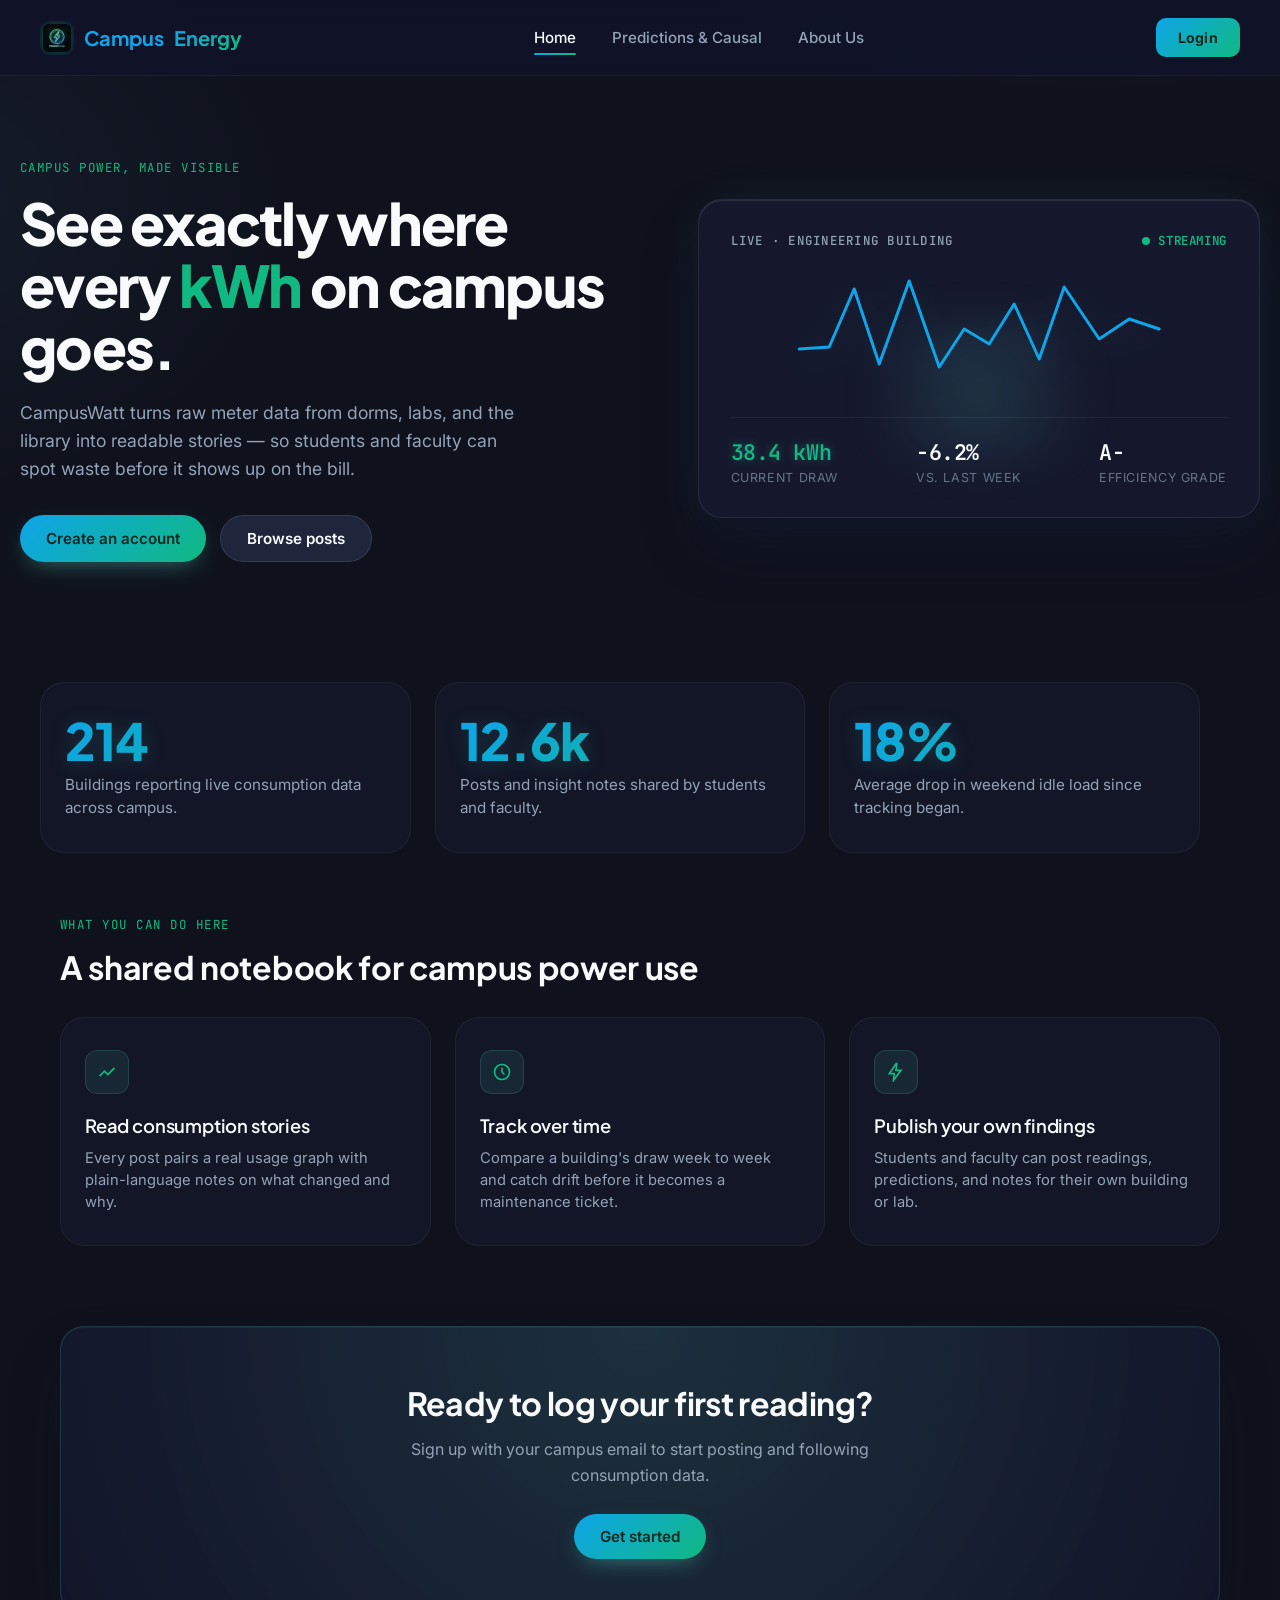
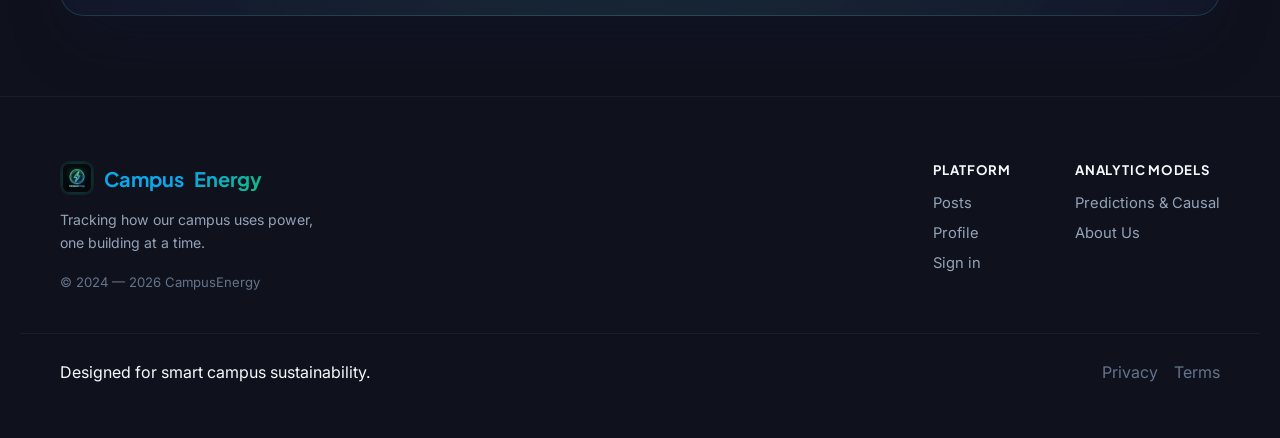
<file: src/index.html>
<!DOCTYPE html>
<html lang="en">
<head>
<meta charset="UTF-8">
<meta name="viewport" content="width=device-width, initial-scale=1.0">
<title>CampusWatt — See where the power goes</title>
<link rel="stylesheet" href="shared/styles.css">
<link rel="icon" type="image/png" href="shared/favicon.png">
<style>
  .hero{ padding: 80px 0 60px; display:grid; grid-template-columns: 1.05fr 0.95fr; gap:56px; align-items:center; }
  .hero h1{ font-size: clamp(2.5rem, 4.5vw, 3.8rem); line-height:1.08; margin: 16px 0 20px; letter-spacing: -0.03em; font-weight: 800; }
  .hero p.lead{ font-size:1.1rem; max-width:500px; margin-bottom:32px; line-height: 1.6; color: var(--text-dim); }
  .hero-actions{ display:flex; gap:14px; flex-wrap:wrap; }

  /* Premium Pulse Card with Glassmorphism */
  .pulse-card{
    position:relative;
    padding:32px;
    background: rgba(29, 34, 64, 0.45);
    backdrop-filter: blur(20px) saturate(140%);
    border: 1px solid rgba(255, 255, 255, 0.08);
    box-shadow: 
      0 30px 60px -15px rgba(17, 20, 42, 0.8),
      0 0 50px -10px rgba(94, 234, 212, 0.12),
      inset 0 1px 0 0 rgba(255, 255, 255, 0.1);
    border-radius: var(--radius-lg);
    overflow: hidden;
  }
  /* Glowing background effect for pulse-card */
  .pulse-card::before {
    content: '';
    position: absolute;
    top: 60%;
    left: 50%;
    width: 250px;
    height: 150px;
    transform: translate(-50%, -50%);
    background: radial-gradient(circle, rgba(94, 234, 212, 0.15) 0%, rgba(125, 211, 252, 0.05) 50%, transparent 80%);
    z-index: 0;
    pointer-events: none;
    filter: blur(20px);
  }
  .pulse-card * {
    position: relative;
    z-index: 1;
  }
  .pulse-card .label{ display:flex; justify-content:space-between; align-items:center; margin-bottom:20px;}
  .pulse-card .label span:first-child{ font-family:var(--f-mono); font-size:0.78rem; color:var(--text-dim); letter-spacing:.1em; text-transform:uppercase; font-weight: 500;}
  .pulse-card .label .live{ display:flex; align-items:center; gap:8px; font-size:0.78rem; color:var(--mint); font-family:var(--f-mono); font-weight: 600; text-transform: uppercase; letter-spacing: 0.05em; }
  .live-dot{ width:8px; height:8px; border-radius:50%; background:var(--mint); box-shadow:0 0 0 0 rgba(94,234,212,.7); animation: livePulse 2s infinite; }
  @keyframes livePulse{ 0%{ box-shadow:0 0 0 0 rgba(94,234,212,0.6);} 70%{ box-shadow:0 0 0 10px rgba(94,234,212,0);} 100%{ box-shadow:0 0 0 0 rgba(94,234,212,0);} }
  
  .pulse-svg { overflow: visible; filter: drop-shadow(0 8px 16px rgba(94, 234, 212, 0.15)); }
  .pulse-svg path.line{ stroke-dasharray: 900; stroke-dashoffset: 900; animation: draw 2.4s var(--ease) forwards .2s; }
  @keyframes draw{ to{ stroke-dashoffset:0; } }
  .pulse-svg circle.tracer{ animation: tracer 2.4s var(--ease) forwards .2s; filter: drop-shadow(0 0 8px #5eead4); }
  @keyframes tracer{ 0%{ opacity:0; } 4%{ opacity:1; } 96%{ opacity:1; } 100%{ opacity:0; } }
  
  .pulse-stats{ display:flex; justify-content:space-between; margin-top:24px; padding-top: 20px; border-top: 1px solid rgba(255,255,255,0.06); }
  .pulse-stats div{ text-align:left; }
  .pulse-stats .num{ font-family:var(--f-mono); font-size:1.35rem; font-weight:600; letter-spacing: -0.02em; }
  .pulse-stats .num.mint{ color: var(--mint); text-shadow: 0 0 10px rgba(94, 234, 212, 0.3); }
  .pulse-stats .sub{ font-size:0.78rem; color:var(--text-faint); margin-top: 4px; text-transform: uppercase; letter-spacing: 0.05em; }

  /* Spacing and typography for Stat Section */
  .stat-row{ display:grid; grid-template-columns:repeat(3,1fr); gap:24px; margin: 60px 0; }
  .stat-box{ 
    padding:32px 24px; 
    text-align:left; 
    background: rgba(29, 34, 64, 0.3);
    border: 1px solid rgba(255,255,255,0.05);
    transition: all var(--t-med) var(--ease);
  }
  .stat-box:hover {
    border-color: rgba(94, 234, 212, 0.25);
    transform: translateY(-4px);
    background: rgba(29, 34, 64, 0.45);
    box-shadow: 0 20px 40px -20px rgba(94, 234, 212, 0.15);
  }
  .stat-box .big{ 
    font-family:var(--f-display); 
    font-size:3.2rem; 
    font-weight:800; 
    line-height: 1;
    margin-bottom: 8px;
    letter-spacing: -0.02em;
    background:var(--grad-brand); 
    -webkit-background-clip:text; 
    background-clip:text; 
    -webkit-text-fill-color: transparent; 
    filter: drop-shadow(0 2px 10px rgba(94, 234, 212, 0.15));
  }
  .stat-box p{ font-size:0.95rem; color: var(--text-dim); line-height: 1.5; }

  /* Feature Grid Hover Effects */
  .feature-grid{ display:grid; grid-template-columns:repeat(3,1fr); gap:24px; margin: 24px 0 80px; }
  .feature{ 
    padding:32px 24px; 
    position: relative;
    overflow: hidden;
    background: rgba(29, 34, 64, 0.3);
    border: 1px solid rgba(255, 255, 255, 0.05);
    transition: all var(--t-med) var(--ease);
  }
  .feature::before {
    content: '';
    position: absolute;
    top: 0; left: 0; right: 0; bottom: 0;
    background: radial-gradient(circle at top right, rgba(94, 234, 212, 0.06), transparent 60%);
    opacity: 0;
    transition: opacity var(--t-med) var(--ease);
    pointer-events: none;
  }
  .feature.card-hover:hover::before {
    opacity: 1;
  }
  .feature.card-hover:hover {
    transform: translateY(-6px);
    border-color: rgba(94, 234, 212, 0.4);
    background: rgba(29, 34, 64, 0.65);
    box-shadow: 
      0 30px 60px -25px rgba(17, 20, 42, 0.9),
      0 0 30px -10px rgba(94, 234, 212, 0.15);
  }
  .feature .ico{ 
    width:44px; 
    height:44px; 
    border-radius:12px; 
    background: rgba(94, 234, 212, 0.08); 
    color:var(--mint); 
    display:grid; 
    place-items:center; 
    margin-bottom:20px; 
    transition: all var(--t-med) var(--ease);
    border: 1px solid rgba(94, 234, 212, 0.15);
  }
  .feature.card-hover:hover .ico {
    background: var(--mint);
    color: #06281f;
    transform: scale(1.1) rotate(5deg);
    box-shadow: 0 0 20px rgba(94, 234, 212, 0.4);
    border-color: transparent;
  }
  .feature h3{ font-size:1.15rem; margin-bottom:10px; font-weight: 600; color: var(--text); }
  .feature p{ font-size:0.92rem; color: var(--text-dim); line-height: 1.5; }

  /* Premium Call to Action Band */
  .cta-band{ 
    padding: 56px 40px; 
    border-radius: var(--radius-lg);
    text-align:center; 
    margin: 0 0 80px; 
    background: radial-gradient(circle at top, rgba(94,234,212,0.12), rgba(17,20,42,0.5)), rgba(29, 34, 64, 0.35); 
    border: 1px solid rgba(94,234,212,0.15);
    box-shadow: 
      0 30px 60px -20px rgba(17, 20, 42, 0.7),
      inset 0 1px 0 0 rgba(255, 255, 255, 0.05);
  }
  .cta-band h2{ font-size:2rem; margin-bottom:14px; font-weight: 700; letter-spacing: -0.02em; }
  .cta-band p{ max-width:500px; margin: 0 auto 26px; font-size: 1rem; color: var(--text-dim); }

  @media (max-width: 880px){
    .hero{ grid-template-columns:1fr; padding-top:48px; gap:36px; }
    .stat-row, .feature-grid{ grid-template-columns:1fr; gap:20px; }
    .stat-row { margin: 40px 0; }
    .feature-grid { margin-bottom: 60px; }
  }
</style>
</head>
<body>
<a href="#main" class="skip-link">Skip to content</a>
<div id="site-topbar"></div>

<main id="main" class="page-enter">
  <div class="shell hero">
    <div>
      <span class="eyebrow">Campus power, made visible</span>
      <h1>See exactly where every <span style="color:var(--mint)">kWh</span> on campus goes.</h1>
      <p class="lead">CampusWatt turns raw meter data from dorms, labs, and the library into readable stories — so students and faculty can spot waste before it shows up on the bill.</p>
      <div class="hero-actions">
        <a href="signup.html" class="btn btn-primary">Create an account</a>
        <a href="posts.html" class="btn btn-ghost">Browse posts</a>
      </div>
    </div>

    <div class="panel pulse-card reveal">
      <div class="label">
        <span>Live · Engineering Building</span>
        <span class="live"><span class="live-dot"></span> streaming</span>
      </div>
      <svg class="pulse-svg" viewBox="0 0 360 120" width="100%" height="120" fill="none">
        <path class="line" d="M0 80 L30 78 L55 20 L80 95 L110 12 L140 98 L165 60 L190 75 L215 35 L240 90 L265 18 L300 70 L330 50 L360 60"
          stroke="url(#g1)" stroke-width="3" stroke-linecap="round" stroke-linejoin="round"/>
        <circle class="tracer" r="4.5" fill="var(--mint)">
          <animateMotion dur="2.4s" begin="0.2s" fill="freeze"
            path="M0 80 L30 78 L55 20 L80 95 L110 12 L140 98 L165 60 L190 75 L215 35 L240 90 L265 18 L300 70 L330 50 L360 60"/>
        </circle>
        <defs>
          <linearGradient id="g1" x1="0" y1="0" x2="360" y2="0">
            <stop offset="0" stop-color="var(--blue)"/>
            <stop offset="1" stop-color="var(--mint)"/>
          </linearGradient>
        </defs>
      </svg>
      <div class="pulse-stats">
        <div><div class="num mint">38.4 kWh</div><div class="sub">current draw</div></div>
        <div><div class="num">−6.2%</div><div class="sub">vs. last week</div></div>
        <div><div class="num">A−</div><div class="sub">efficiency grade</div></div>
      </div>
    </div>
  </div>

  <div class="shell stat-row">
    <div class="panel stat-box reveal" style="--i:0"><div class="big">214</div><p>Buildings reporting live consumption data across campus.</p></div>
    <div class="panel stat-box reveal" style="--i:1"><div class="big">12.6k</div><p>Posts and insight notes shared by students and faculty.</p></div>
    <div class="panel stat-box reveal" style="--i:2"><div class="big">18%</div><p>Average drop in weekend idle load since tracking began.</p></div>
  </div>

  <div class="shell">
    <span class="eyebrow">What you can do here</span>
    <h2 style="font-size:2rem; margin:14px 0 30px;">A shared notebook for campus power use</h2>
    <div class="feature-grid reveal-stagger">
      <div class="panel feature card-hover reveal" style="--i:0">
        <div class="ico"><svg width="20" height="20" viewBox="0 0 24 24" fill="none" stroke="currentColor" stroke-width="2"><path d="M3 17l6-6 4 4 8-8"/></svg></div>
        <h3>Read consumption stories</h3>
        <p>Every post pairs a real usage graph with plain-language notes on what changed and why.</p>
      </div>
      <div class="panel feature card-hover reveal" style="--i:1">
        <div class="ico"><svg width="20" height="20" viewBox="0 0 24 24" fill="none" stroke="currentColor" stroke-width="2"><circle cx="12" cy="12" r="9"/><path d="M12 7v5l3 3"/></svg></div>
        <h3>Track over time</h3>
        <p>Compare a building's draw week to week and catch drift before it becomes a maintenance ticket.</p>
      </div>
      <div class="panel feature card-hover reveal" style="--i:2">
        <div class="ico"><svg width="20" height="20" viewBox="0 0 24 24" fill="none" stroke="currentColor" stroke-width="2"><path d="M12 2 4 14h6l-1 8 9-12h-6l1-8z"/></svg></div>
        <h3>Publish your own findings</h3>
        <p>Students and faculty can post readings, predictions, and notes for their own building or lab.</p>
      </div>
    </div>
  </div>

  <div class="shell">
    <div class="panel cta-band reveal">
      <h2>Ready to log your first reading?</h2>
      <p>Sign up with your campus email to start posting and following consumption data.</p>
      <a href="signup.html" class="btn btn-primary">Get started</a>
    </div>
  </div>
</main>

<div id="site-footer"></div>

<script src="shared/api.js"></script>
<script src="shared/app.js"></script>
<script>
  CE.initAll({ topbar: { active: 'home' } });
</script>
</body>
</html>
</file>
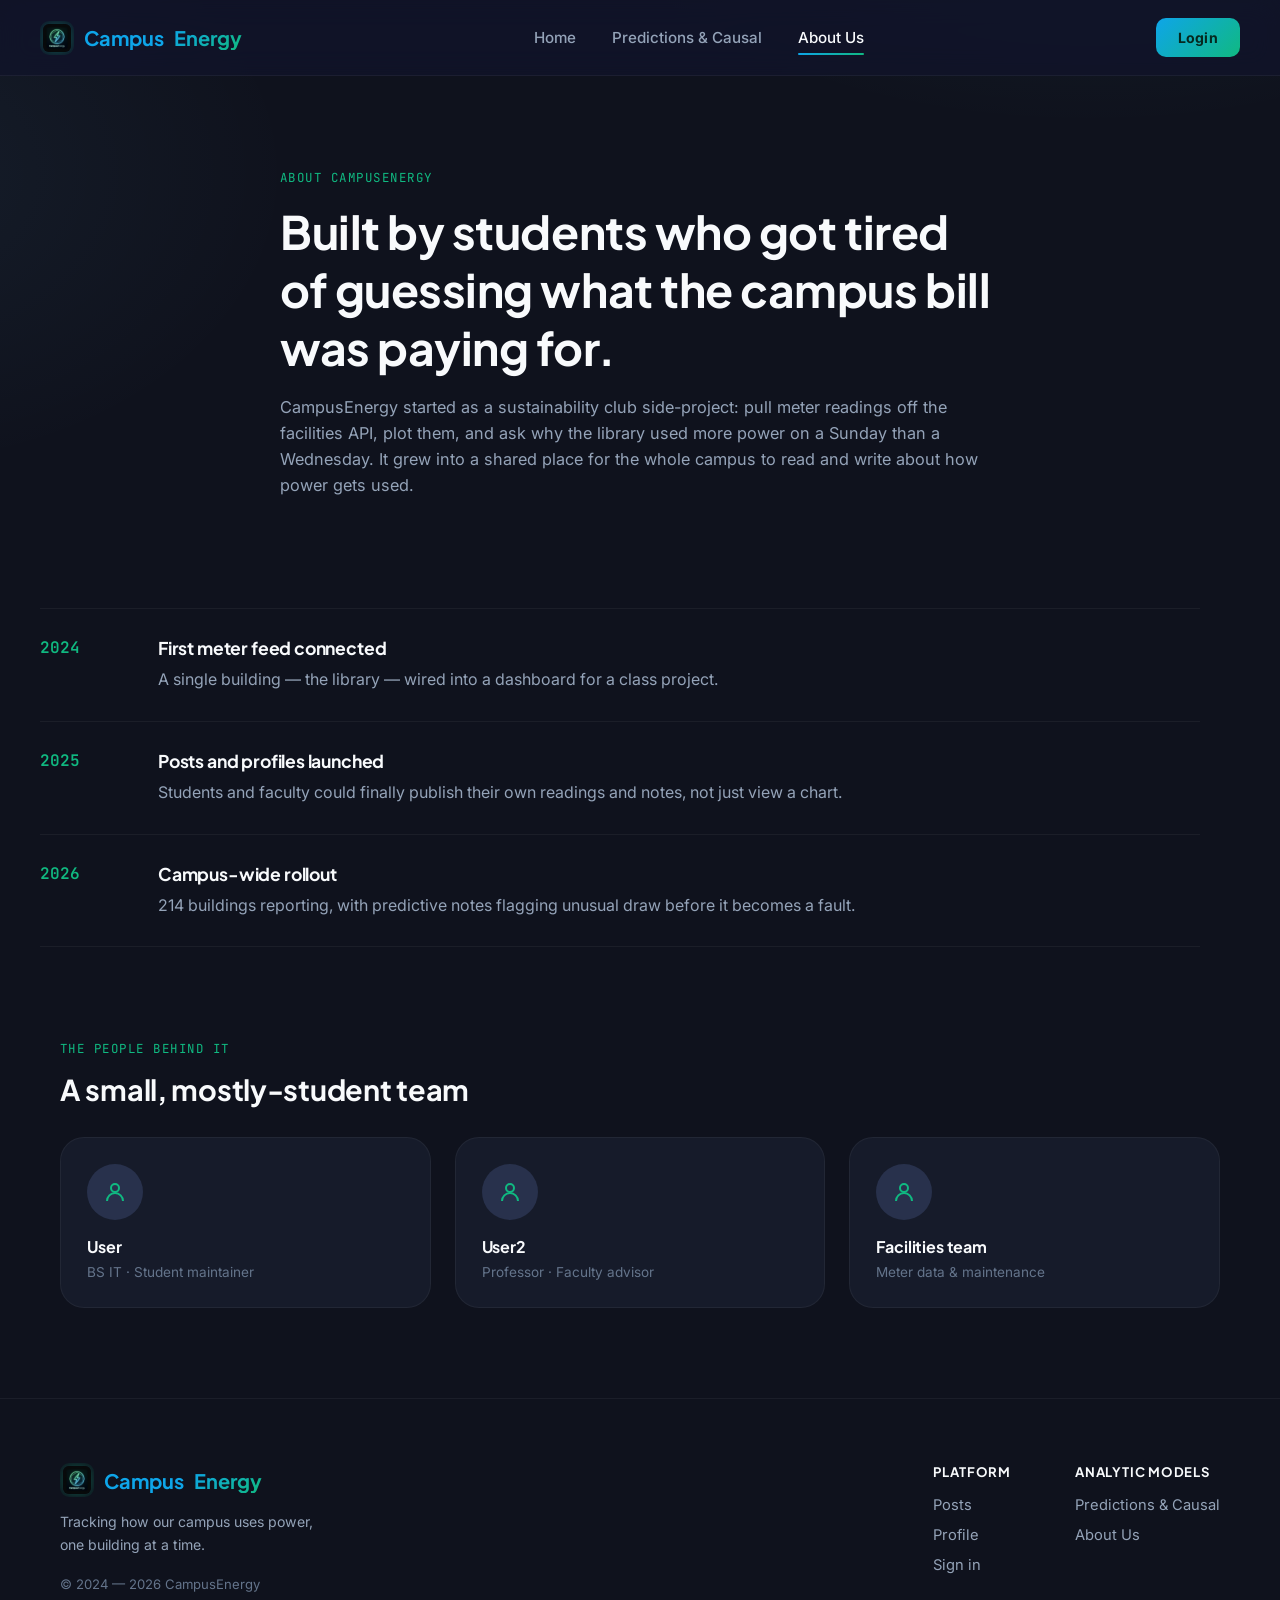
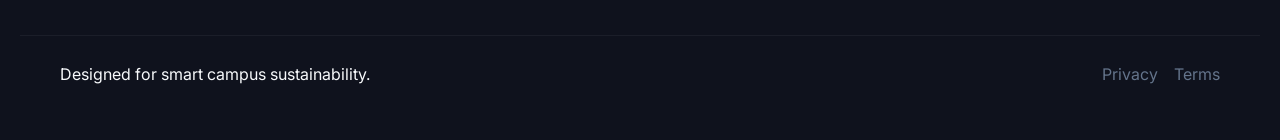
<file: src/about.html>
<!DOCTYPE html>
<html lang="en">
<head>
<meta charset="UTF-8">
<meta name="viewport" content="width=device-width, initial-scale=1.0">
<title>About Us — CampusEnergy</title>
<link rel="stylesheet" href="shared/styles.css">
<link rel="icon" type="image/png" href="shared/favicon.png">
<style>
  .about-hero{ padding: 90px 0 50px; max-width:720px; }
  .about-hero h1{ font-size: clamp(2.1rem, 3.6vw, 3rem); margin: 16px 0 18px; }
  .timeline{ margin: 60px 0 90px; }
  .t-row{ display:grid; grid-template-columns: 90px 1fr; gap:28px; padding: 28px 0; border-top:1px solid var(--line); }
  .t-row:last-child{ border-bottom:1px solid var(--line); }
  .t-row .yr{ font-family:var(--f-mono); color:var(--mint); font-weight:600; }
  .t-row h3{ font-size:1.1rem; margin-bottom:8px; }
  .team-grid{ display:grid; grid-template-columns:repeat(3,1fr); gap:24px; margin-bottom:90px; }
  .team-card{ padding:26px; text-align:left; }
  .team-card .face{ width:56px; height:56px; border-radius:50%; background: var(--bg-input); display:grid; place-items:center; margin-bottom:16px; color:var(--mint); }
  .team-card h4{ margin-bottom:4px; }
  .team-card span{ font-size:0.85rem; color:var(--text-faint); }
  @media (max-width:880px){ .team-grid{ grid-template-columns:1fr; } .t-row{ grid-template-columns:1fr; } }
</style>
</head>
<body>
<a href="#main" class="skip-link">Skip to content</a>
<div id="site-topbar"></div>

<main id="main" class="page-enter">
  <div class="shell about-hero">
    <span class="eyebrow">About CampusEnergy</span>
    <h1>Built by students who got tired of guessing what the campus bill was paying for.</h1>
    <p style="font-size:1.02rem;">CampusEnergy started as a sustainability club side-project: pull meter readings off the facilities API, plot them, and ask why the library used more power on a Sunday than a Wednesday. It grew into a shared place for the whole campus to read and write about how power gets used.</p>
  </div>

  <div class="shell timeline">
    <div class="t-row reveal" style="--i:0">
      <div class="yr">2024</div>
      <div><h3>First meter feed connected</h3><p>A single building — the library — wired into a dashboard for a class project.</p></div>
    </div>
    <div class="t-row reveal" style="--i:1">
      <div class="yr">2025</div>
      <div><h3>Posts and profiles launched</h3><p>Students and faculty could finally publish their own readings and notes, not just view a chart.</p></div>
    </div>
    <div class="t-row reveal" style="--i:2">
      <div class="yr">2026</div>
      <div><h3>Campus-wide rollout</h3><p>214 buildings reporting, with predictive notes flagging unusual draw before it becomes a fault.</p></div>
    </div>
  </div>

  <div class="shell">
    <span class="eyebrow">The people behind it</span>
    <h2 style="font-size:1.8rem; margin:14px 0 30px;">A small, mostly-student team</h2>
    <div class="team-grid">
      <div class="panel team-card card-hover reveal" style="--i:0">
        <div class="face"><svg width="24" height="24" viewBox="0 0 24 24" fill="none" stroke="currentColor" stroke-width="2"><circle cx="12" cy="8" r="4"/><path d="M4 21c0-4.4 3.6-8 8-8s8 3.6 8 8"/></svg></div>
        <h4>User</h4>
        <span>BS IT · Student maintainer</span>
      </div>
      <div class="panel team-card card-hover reveal" style="--i:1">
        <div class="face"><svg width="24" height="24" viewBox="0 0 24 24" fill="none" stroke="currentColor" stroke-width="2"><circle cx="12" cy="8" r="4"/><path d="M4 21c0-4.4 3.6-8 8-8s8 3.6 8 8"/></svg></div>
        <h4>User2</h4>
        <span>Professor · Faculty advisor</span>
      </div>
      <div class="panel team-card card-hover reveal" style="--i:2">
        <div class="face"><svg width="24" height="24" viewBox="0 0 24 24" fill="none" stroke="currentColor" stroke-width="2"><circle cx="12" cy="8" r="4"/><path d="M4 21c0-4.4 3.6-8 8-8s8 3.6 8 8"/></svg></div>
        <h4>Facilities team</h4>
        <span>Meter data &amp; maintenance</span>
      </div>
    </div>
  </div>
</main>

<div id="site-footer"></div>

<script src="shared/api.js"></script>
<script src="shared/app.js"></script>
<script>
  CE.initAll({ topbar: { active: 'about' } });
</script>
</body>
</html>
</file>
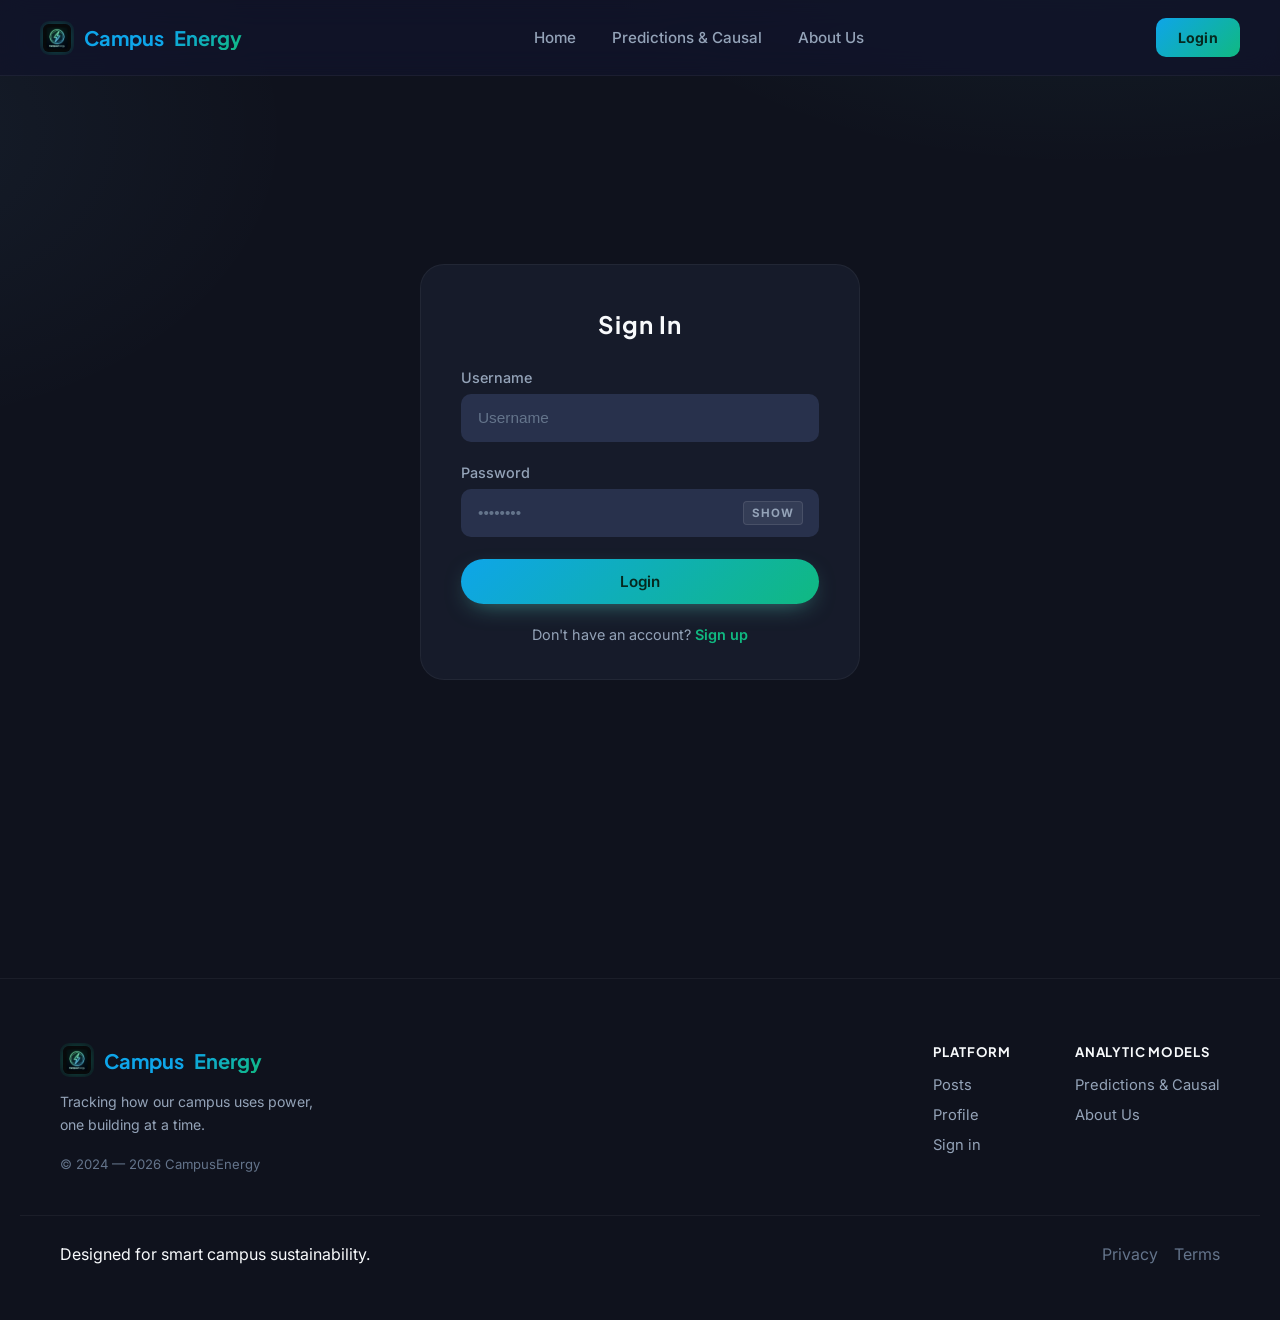
<file: src/login.html>
<!DOCTYPE html>
<html lang="en">
<head>
<meta charset="UTF-8">
<meta name="viewport" content="width=device-width, initial-scale=1.0">
<title>Sign In — CampusEnergy</title>

<link rel="stylesheet" href="shared/styles.css">
<link rel="icon" type="image/png" href="shared/favicon.png">

<style>
.auth-wrap{
    min-height:calc(100vh - 78px);
    display:grid;
    place-items:center;
    padding:40px 20px 70px;
}

.auth-card{
    width:100%;
    max-width:440px;
    padding:44px 40px 36px;
    text-align:center;
}

.auth-card h1{
    font-size:1.5rem;
    letter-spacing:.04em;
    margin-bottom:30px;
}

.auth-foot{
    margin-top:22px;
    font-size:.9rem;
    color:var(--text-dim);
}

.auth-foot a{
    color:var(--mint);
    font-weight:600;
}

.auth-foot a:hover{
    text-decoration:underline;
}
</style>

</head>

<body>

<a href="#main" class="skip-link">
    Skip to content
</a>

<div id="site-topbar"></div>

<main id="main" class="page-enter">

<div class="auth-wrap">

<div class="panel auth-card reveal is-visible">

<h1>Sign In</h1>

<form id="loginForm">

<div class="field" id="usernameField">
    <label for="username">Username</label>
    <input
        id="username"
        type="text"
        placeholder="Username"
    >
    <p class="field-error"></p>
</div>

<div class="field" id="passwordField">
    <label for="password">Password</label>
    <div class="field-wrap">
        <input
            type="password"
            id="password"
            name="password"
            placeholder="••••••••"
            autocomplete="current-password"
            required
        >
        <button type="button" class="password-toggle" aria-label="Show password">Show</button>
    </div>
    <p class="field-error"></p>
</div>

<button id="submitBtn" class="btn btn-primary btn-block" type="submit">
    Login
</button>

</form>

<div class="auth-foot">
    Don't have an account? <a href="signup.html">Sign up</a>
</div>

</div>

</div>

</main>

<div id="site-footer"></div>

<script src="shared/api.js"></script>
<script src="shared/app.js"></script>

<script>

CE.initAll({
    topbar:{}
});

const form=document.getElementById("loginForm");
const submitBtn=document.getElementById("submitBtn");

form.addEventListener("submit",async(e)=>{

    e.preventDefault();

    const usernameField=document.getElementById("usernameField");
    const passwordField=document.getElementById("passwordField");

    const username=document.getElementById("username").value.trim();
    const password=document.getElementById("password").value;

    const usernameOk=username.length>0;
    const passwordOk=password.length>0;

    CE.validateField(
        usernameField,
        usernameOk,
        "Username is required."
    );

    CE.validateField(
        passwordField,
        passwordOk,
        "Password is required."
    );

    if(!usernameOk || !passwordOk){
        return;
    }

    CE.setButtonLoading(submitBtn,true);

    try{

        await CampusEnergyAPI.login(
            username,
            password
        );

        CE.toast(
            "Signed in successfully!",
            "success"
        );

        setTimeout(()=>{
            window.location.href="profile.html";
        },700);

    }

    catch(err){

        CE.toast(
            err.message || "Login failed.",
            "error"
        );

        CE.validateField(
            passwordField,
            false,
            err.message || "Invalid username or password."
        );

    }

    finally{

        CE.setButtonLoading(
            submitBtn,
            false
        );

    }

});

</script>

</body>
</html>
</file>
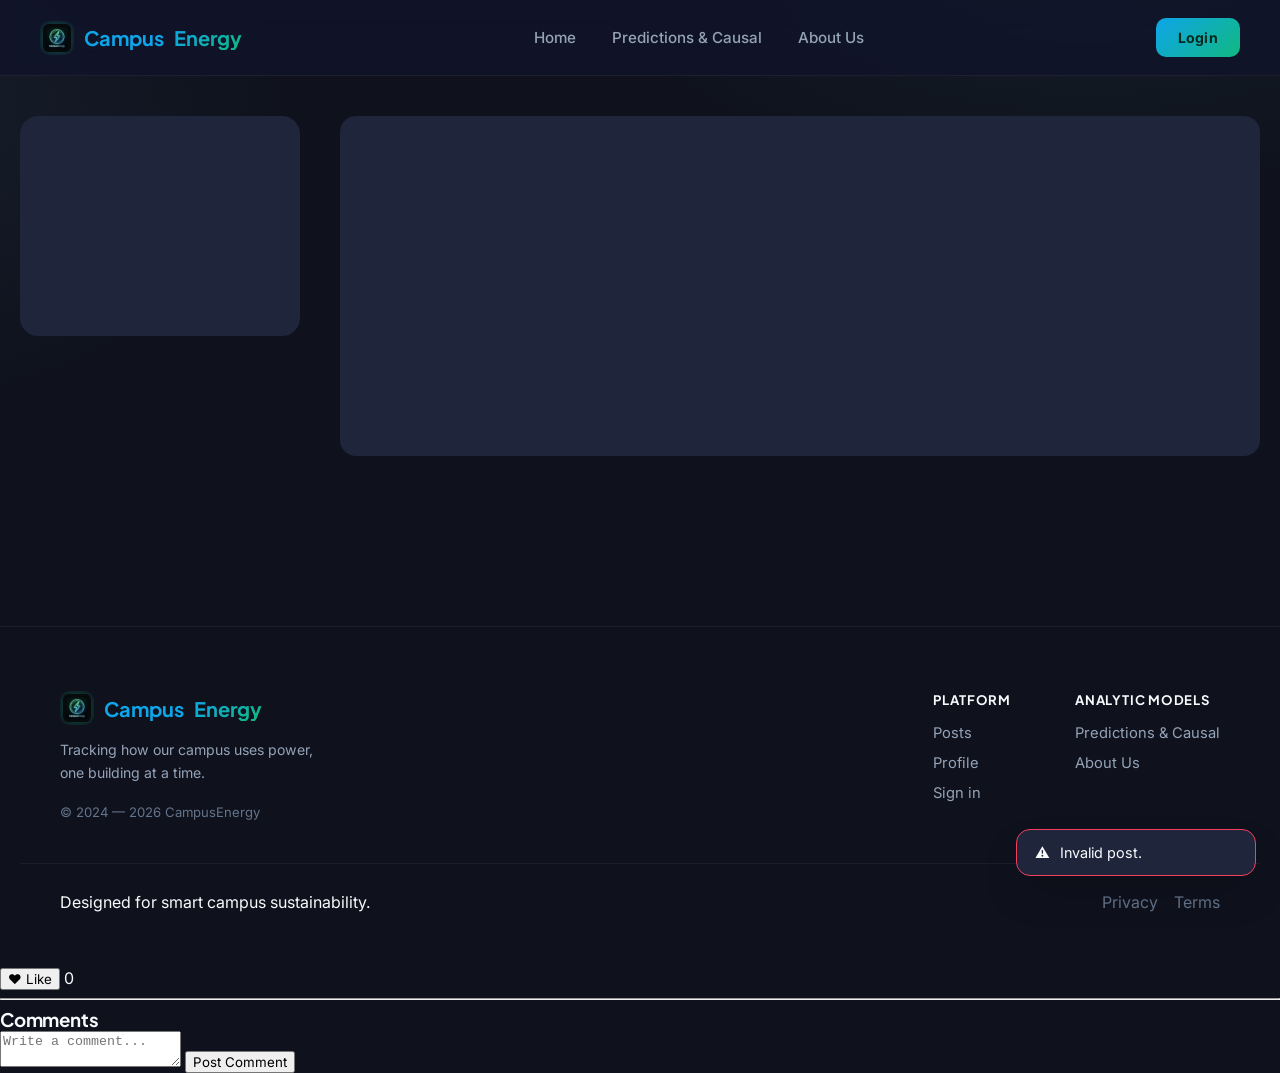
<file: src/post.html>
<!DOCTYPE html>
<html lang="en">
<head>
<meta charset="UTF-8">
<meta name="viewport" content="width=device-width, initial-scale=1.0">
<title>Post — CampusEnergy</title>
<link rel="stylesheet" href="shared/styles.css">
<link rel="icon" type="image/png" href="shared/favicon.png">
<style>
  .post-grid{ display:grid; grid-template-columns: 280px 1fr; gap:40px; padding: 40px 0 90px; }
  .meta-panel{ display:flex; flex-direction:column; gap:26px; }
  .meta-panel .label{ font-size:0.92rem; color:var(--mint); font-weight:600; margin-bottom:6px; }
  .meta-panel .value{ font-size:1.05rem; }
  .meta-panel .author-link{ text-decoration:underline; cursor:pointer; }
  .chart-title{ font-size:1.15rem; margin-bottom:18px; }
  .chart-panel{ padding:26px 30px 18px; }
  .insight-box{ margin-top:20px; padding:22px 26px; font-size:0.96rem; }
  .chart-skel{ height:340px; border-radius:16px; }
  .axis-label{ font-family: var(--f-mono); fill: var(--text-faint); font-size: 11px; }
  .grid-line{ stroke: var(--line); stroke-width:1; }
  .data-num{ font-family: var(--f-mono); font-weight:700; fill: var(--text); font-size:13px; }
  .data-pct{ font-family: var(--f-mono); fill: var(--text-faint); font-size:10.5px; }
  .point{ fill: var(--mint); }
  .point-ring{ fill: none; stroke: var(--mint); stroke-width:1.5; opacity:0; }
  @media (max-width:880px){ .post-grid{ grid-template-columns:1fr; } }
</style>
</head>
<body>
<a href="#main" class="skip-link">Skip to content</a>
<div id="site-topbar"></div>

<main id="main" class="page-enter">
  <div class="shell post-grid" id="postContent">
    <div class="skel" style="height:220px; border-radius:18px;"></div>
    <div class="skel chart-skel"></div>
  </div>
</main>

<div id="site-footer"></div>

<script src="shared/api.js"></script>
<script src="shared/app.js"></script>

<script>

CE.initAll({
    topbar: {},
    onReady: loadPost
});

async function loadPost() {

    const params = new URLSearchParams(window.location.search);
    const postId = params.get("id");

    if (!postId) {
        CE.toast("Invalid post.", "error");
        return;
    }

    try {

        const post = await CampusEnergyAPI.getPost(postId);

        document.getElementById("title").textContent =
            post.title;

        document.getElementById("author").textContent =
            post.username;

        document.getElementById("content").textContent =
            post.content;

        document.getElementById("likes").textContent =
            post.likes ?? 0;

        loadComments(postId);

    }

    catch {

        CE.toast("Could not load post.", "error");

    }

}

async function loadComments(postId) {

    try {

        const comments =
            await CampusEnergyAPI.getComments(postId);

        const container =
            document.getElementById("comments");

        if (!comments.length) {

            container.innerHTML =
                "<p>No comments yet.</p>";

            return;

        }

        container.innerHTML = comments.map(c => `

            <div class="panel" style="margin-bottom:12px">

                <strong>${c.username}</strong>

                <p>${c.comment}</p>

            </div>

        `).join("");

    }

    catch {

        CE.toast("Couldn't load comments.", "error");

    }

}

async function likePost() {

    const postId =
        new URLSearchParams(location.search).get("id");

    try {

        await CampusEnergyAPI.likePost(postId);

        loadPost();

    }

    catch {

        CE.toast("Couldn't like post.", "error");

    }

}

async function submitComment() {

    const postId =
        new URLSearchParams(location.search).get("id");

    const textbox =
        document.getElementById("commentText");

    const comment =
        textbox.value.trim();

    if (!comment)
        return;

    try {

        await CampusEnergyAPI.createComment(
            postId,
            comment
        );

        textbox.value = "";

        loadComments(postId);

    }

    catch {

        CE.toast("Couldn't post comment.", "error");

    }

}

</script>

<h1 id="title"></h1>

<p id="author"></p>

<p id="content"></p>

<button onclick="likePost()">
    ❤️ Like
</button>

<span id="likes">0</span>

<hr>

<h3>Comments</h3>

<div id="comments"></div>

<textarea
id="commentText"
placeholder="Write a comment...">
</textarea>

<button onclick="submitComment()">
Post Comment
</button>
</body>
</html>
</file>
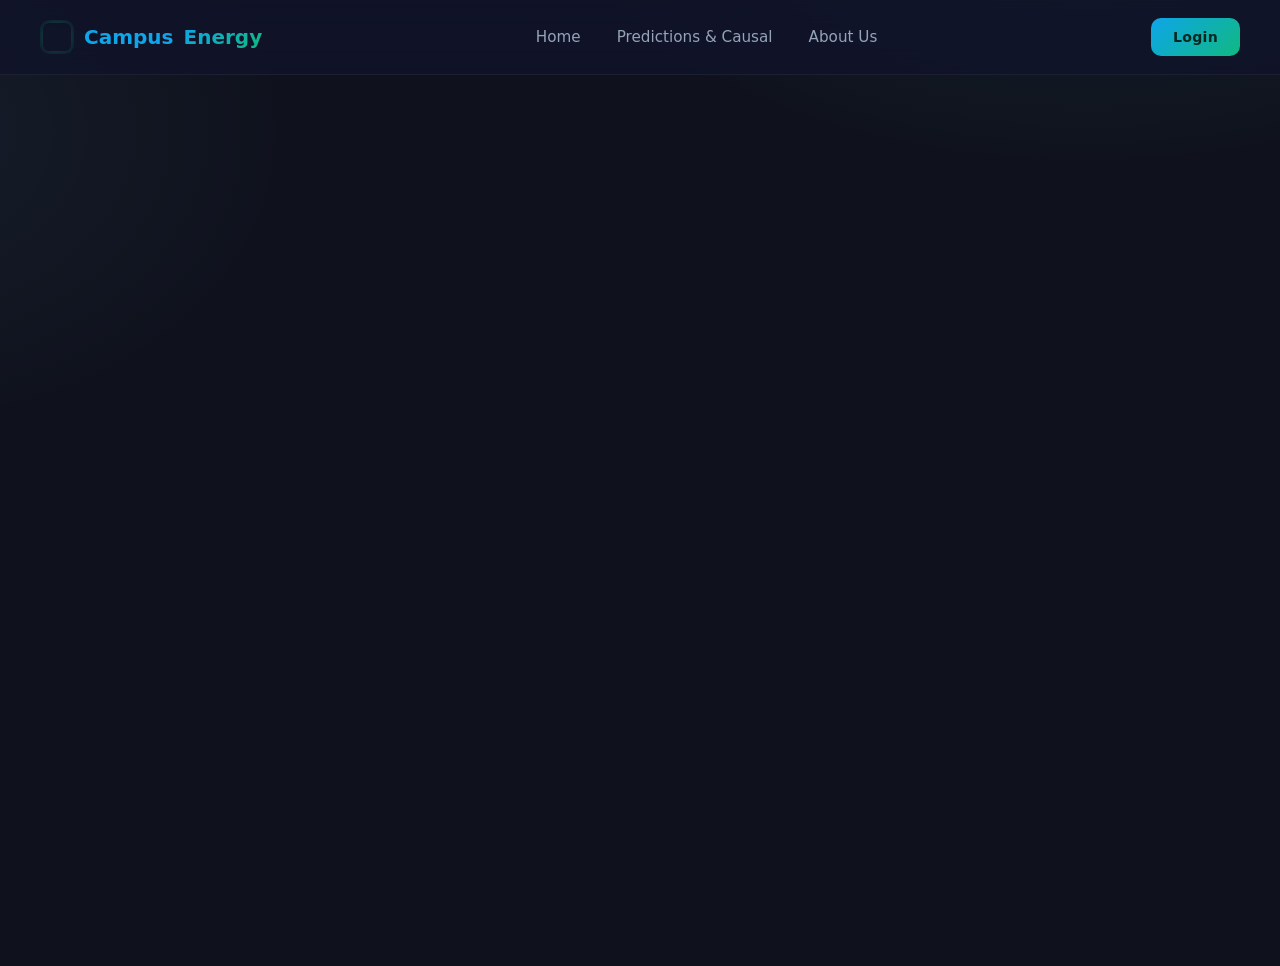
<file: src/posts.html>
<!DOCTYPE html>
<html lang="en">
<head>
<meta charset="UTF-8">
<meta name="viewport" content="width=device-width, initial-scale=1.0">
<title>Posts — CampusEnergy</title>
<link rel="stylesheet" href="shared/styles.css">
<link rel="icon" type="image/png" href="shared/favicon.png">
<style>
  .app-grid{ display:grid; grid-template-columns: 220px 1fr; gap:32px; padding: 40px 0 80px; }
  .main-content{ display:flex; flex-direction:column; gap:32px; }
  .post-row{
    display:flex; justify-content:space-between; align-items:center; gap:20px;
    padding: 24px 28px; margin-bottom:18px; cursor:pointer;
  }
  .post-row h3{ font-size:1.08rem; margin-bottom:6px; }
  .post-row .meta{ font-size:0.82rem; color:var(--text-faint); font-family:var(--f-mono); }
  .post-row .arrow{ color:var(--text-faint); transition: transform var(--t-fast) var(--ease), color var(--t-fast) var(--ease); }
  .post-row:hover .arrow{ transform: translateX(4px); color:var(--mint); }
  .post-skel{ height:90px; border-radius:18px; margin-bottom:18px; }
  
  /* Styled composer elements */
  .composer { padding: 32px; }
  .composer h2 { margin-bottom: 24px; font-size: 1.4rem; }
  .composer input, .composer textarea, .composer select {
    background: var(--bg-input);
    border: 1.5px solid rgba(255, 255, 255, 0.05);
    border-radius: var(--radius-sm);
    color: var(--text);
    padding: 14px 16px;
    width: 100%;
    font-size: 0.96rem;
    margin-bottom: 18px;
    transition: all var(--t-fast) var(--ease);
  }
  .composer input:focus, .composer textarea:focus, .composer select:focus {
    border-color: var(--mint);
    background: var(--bg-panel-2);
    box-shadow: 0 0 0 4px var(--mint-soft);
    outline: none;
  }
  .composer textarea { resize: vertical; min-height: 120px; }
  .composer select {
    appearance: none;
    -webkit-appearance: none;
    background-image: url("data:image/svg+xml;utf8,<svg fill='white' height='24' viewBox='0 0 24 24' width='24' xmlns='http://www.w3.org/2000/svg'><path fill='%2394a3b8' d='M7 10l5 5 5-5z'/></svg>");
    background-repeat: no-repeat;
    background-position: right 14px center;
    padding-right: 40px;
  }
  
  /* Search input */
  .search-panel { padding: 20px 24px; }
  .search-panel input {
    background: var(--bg-input);
    border: 1.5px solid rgba(255, 255, 255, 0.05);
    border-radius: var(--radius-sm);
    color: var(--text);
    padding: 14px 16px;
    width: 100%;
    font-size: 0.96rem;
    transition: all var(--t-fast) var(--ease);
  }
  .search-panel input:focus {
    border-color: var(--mint);
    background: var(--bg-panel-2);
    box-shadow: 0 0 0 4px var(--mint-soft);
    outline: none;
  }

  .delete-btn {
    background: rgba(244, 63, 94, 0.1);
    color: var(--danger);
    border: 1px solid rgba(244, 63, 94, 0.2);
    border-radius: 6px;
    padding: 6px 12px;
    font-size: 0.82rem;
    font-weight: 600;
    cursor: pointer;
    transition: all var(--t-fast) var(--ease);
  }
  .delete-btn:hover {
    background: var(--danger);
    color: #fff;
    border-color: var(--danger);
    box-shadow: 0 4px 12px rgba(244, 63, 94, 0.25);
  }
  
  @media (max-width:880px){ .app-grid{ grid-template-columns:1fr; } }
</style>
</head>
<body>
<a href="#main" class="skip-link">Skip to content</a>
<div id="site-topbar"></div>

<main id="main" class="page-enter">
  <div class="shell app-grid">
    <aside class="sidebar reveal is-visible">
      <a href="profile.html"><div class="side-link" data-tab="profile">Profile</div></a>
      <div class="side-link active" data-tab="posts">Posts</div>
    </aside>

    <div class="main-content">
      <!-- Composer section -->
      <div class="panel composer reveal is-visible">
        <h2>Create a Post</h2>
        <input id="postTitle" type="text" placeholder="Title of your finding...">
        <textarea id="postBody" rows="5" placeholder="Share your energy analytics or causal discoveries..."></textarea>
        <select id="postVisibility">
          <option value="public">Public</option>
          <option value="friends">Friends</option>
          <option value="private">Private</option>
        </select>
        <button class="btn btn-primary" id="publishPost">
          Publish Post
        </button>
      </div>

      <!-- Search and Posts listing section -->
      <div class="panel search-panel reveal is-visible">
        <input id="searchPosts" type="text" placeholder="Search posts by title or content...">
      </div>

      <section class="reveal is-visible">
        <div id="postsList">
          <!-- Posts loaded dynamically -->
        </div>
      </section>
    </div>
  </div>
</main>

<div id="site-footer"></div>

<script src="shared/api.js"></script>
<script src="shared/app.js"></script>
<script src="shared/posts.js"></script>
</body>
</html>
</file>
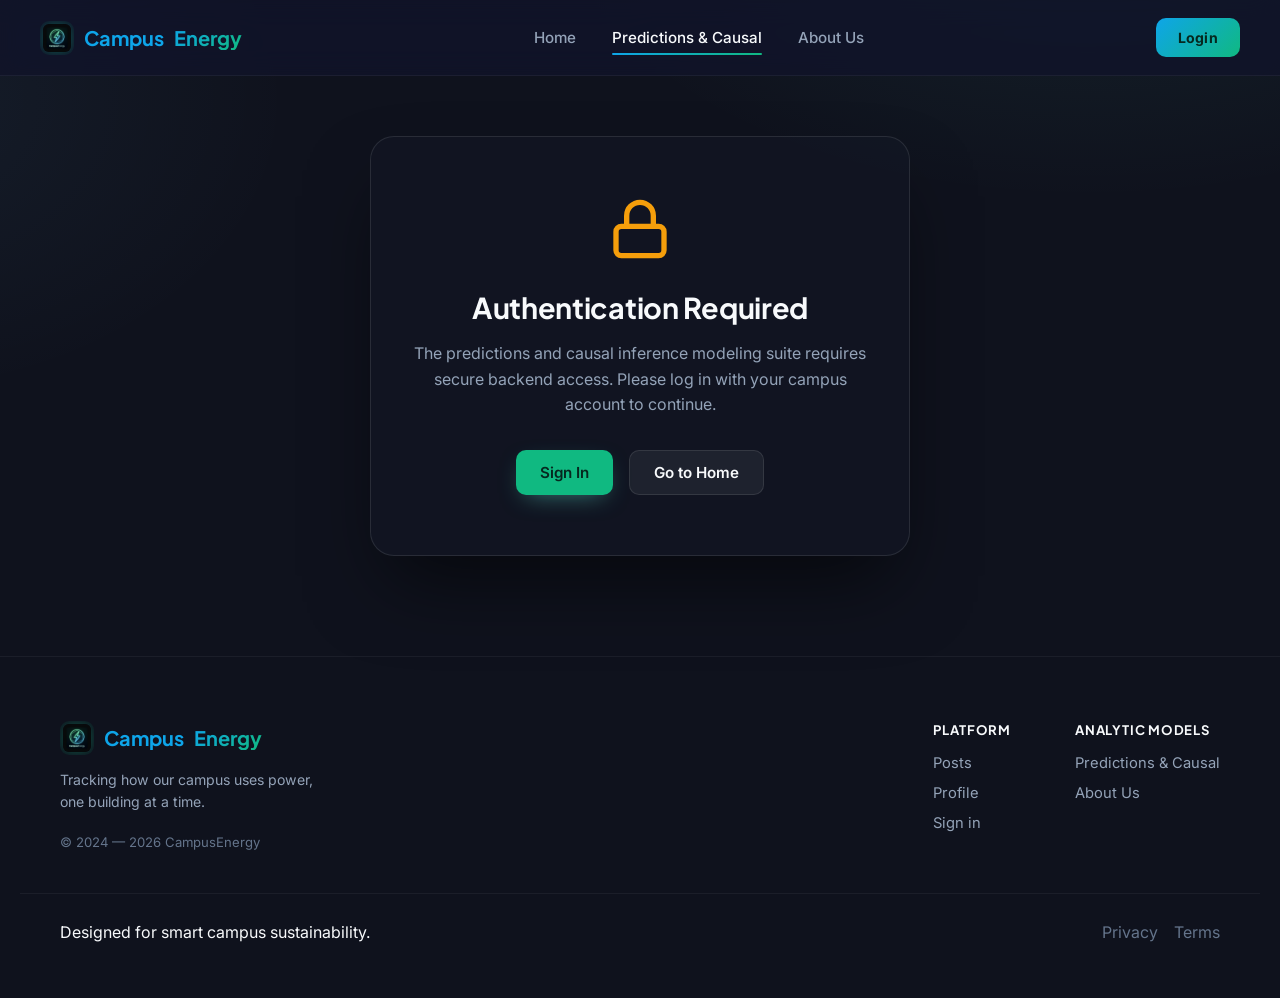
<file: src/predictions.html>
<!DOCTYPE html>
<html lang="en">
<head>
<meta charset="UTF-8">
<meta name="viewport" content="width=device-width, initial-scale=1.0">
<title>Predictions & Causal Inference — CampusEnergy</title>
<link rel="stylesheet" href="shared/styles.css">
<link rel="icon" type="image/png" href="shared/favicon.png">
<style>
  .pred-grid {
    display: grid;
    grid-template-columns: 1.1fr 0.9fr;
    gap: 40px;
    padding: 40px 0 90px;
  }
  .form-card {
    padding: 32px;
    border-radius: var(--radius-lg);
    background: rgba(22, 27, 42, 0.45);
    backdrop-filter: blur(20px);
    border: 1px solid var(--line);
    margin-bottom: 24px;
  }
  .form-card h3 {
    margin-bottom: 20px;
    font-size: 1.35rem;
    color: var(--text);
    display: flex;
    align-items: center;
    gap: 10px;
  }
  .form-group {
    margin-bottom: 20px;
  }
  .form-group label {
    display: flex;
    justify-content: space-between;
    font-size: 0.88rem;
    color: var(--text-dim);
    margin-bottom: 8px;
    font-weight: 500;
  }
  .form-group label span.val-badge {
    font-family: var(--f-mono);
    color: var(--mint);
    font-weight: 600;
  }
  .form-row {
    display: grid;
    grid-template-columns: 1fr 1fr;
    gap: 16px;
  }
  .slider-control {
    width: 100%;
    accent-color: var(--mint);
    height: 6px;
    border-radius: 3px;
    background: var(--bg-input);
    outline: none;
    -webkit-appearance: none;
  }
  .slider-control::-webkit-slider-thumb {
    -webkit-appearance: none;
    width: 18px;
    height: 18px;
    border-radius: 50%;
    background: var(--text);
    cursor: pointer;
    border: 2px solid var(--mint);
    transition: transform var(--t-fast) var(--ease);
  }
  .slider-control::-webkit-slider-thumb:hover {
    transform: scale(1.2);
  }
  .select-input, .text-input {
    width: 100%;
    padding: 12px 16px;
    border-radius: var(--radius-sm);
    background: var(--bg-input);
    border: 1px solid var(--line-strong);
    color: var(--text);
    font-family: var(--f-body);
    font-size: 0.95rem;
    outline: none;
    transition: border-color var(--t-fast) var(--ease);
  }
  .select-input:focus, .text-input:focus {
    border-color: var(--mint);
  }
  .results-panel {
    position: sticky;
    top: 100px;
    display: flex;
    flex-direction: column;
    gap: 24px;
  }
  .result-card {
    padding: 32px;
    border-radius: var(--radius-lg);
    background: rgba(29, 34, 64, 0.45);
    backdrop-filter: blur(20px) saturate(140%);
    border: 1px solid rgba(255, 255, 255, 0.08);
    box-shadow: 0 30px 60px -15px rgba(17, 20, 42, 0.8);
    position: relative;
    overflow: hidden;
    transition: transform 0.3s ease, border-color 0.3s ease;
  }
  .result-card::before {
    content: '';
    position: absolute;
    top: 0; left: 0; right: 0; height: 3px;
    background: var(--grad-brand);
  }
  .result-card.causal::before {
    background: linear-gradient(135deg, var(--amber), var(--danger));
  }
  .result-header {
    display: flex;
    justify-content: space-between;
    align-items: center;
    margin-bottom: 20px;
  }
  .result-header span.lbl {
    font-family: var(--f-mono);
    font-size: 0.78rem;
    color: var(--text-dim);
    letter-spacing: .1em;
    text-transform: uppercase;
    font-weight: 600;
  }
  .result-header span.badge {
    padding: 4px 8px;
    border-radius: 4px;
    font-size: 0.72rem;
    font-family: var(--f-mono);
    font-weight: 600;
    text-transform: uppercase;
  }
  .badge-predict {
    background: rgba(14, 165, 233, 0.15);
    color: var(--blue);
    border: 1px solid rgba(14, 165, 233, 0.2);
  }
  .badge-causal {
    background: rgba(245, 158, 11, 0.15);
    color: var(--amber);
    border: 1px solid rgba(245, 158, 11, 0.2);
  }
  .metric-value {
    font-size: 2.8rem;
    font-weight: 800;
    font-family: var(--f-mono);
    line-height: 1;
    margin-bottom: 6px;
    letter-spacing: -0.02em;
    background: linear-gradient(120deg, #fff, var(--text-dim));
    -webkit-background-clip: text;
    -webkit-text-fill-color: transparent;
  }
  .metric-subtitle {
    font-size: 0.9rem;
    color: var(--text-dim);
    margin-bottom: 20px;
  }
  .meta-grid {
    display: grid;
    grid-template-columns: 1fr 1fr;
    gap: 16px;
    border-top: 1px solid rgba(255,255,255,0.06);
    padding-top: 20px;
  }
  .meta-metric span.m-lbl {
    font-size: 0.75rem;
    color: var(--text-faint);
    display: block;
    text-transform: uppercase;
    letter-spacing: 0.05em;
    margin-bottom: 4px;
  }
  .meta-metric span.m-val {
    font-family: var(--f-mono);
    font-size: 1.1rem;
    font-weight: 600;
    color: var(--text);
  }
  .rec-card {
    background: rgba(16, 185, 129, 0.06);
    border: 1px solid rgba(16, 185, 129, 0.15);
  }
  .rec-card::before {
    background: var(--mint);
  }
  .rec-text {
    font-size: 0.95rem;
    line-height: 1.6;
    color: var(--text-dim);
  }
  .rec-text strong {
    color: var(--text);
  }
  
  .auth-lock-card {
    text-align: center;
    padding: 60px 40px;
    border-radius: var(--radius-lg);
    background: rgba(22, 27, 42, 0.4);
    border: 1px solid var(--line-strong);
    max-width: 540px;
    margin: 60px auto 100px;
    box-shadow: 0 40px 80px -20px rgba(0,0,0,0.6);
  }
  .auth-lock-card svg {
    width: 64px;
    height: 64px;
    stroke: var(--amber);
    margin-bottom: 24px;
  }
  .auth-lock-card h2 {
    font-size: 1.8rem;
    margin-bottom: 16px;
  }
  .auth-lock-card p {
    margin-bottom: 32px;
  }

  .btn {
    display: inline-flex;
    align-items: center;
    justify-content: center;
    gap: 8px;
    padding: 12px 24px;
    border-radius: var(--radius-sm);
    font-weight: 600;
    font-size: 0.95rem;
    cursor: pointer;
    transition: all var(--t-fast) var(--ease);
    border: none;
  }
  .btn-primary {
    background: var(--mint);
    color: #06281f;
  }
  .btn-primary:hover {
    background: var(--mint-strong);
  }
  .btn-secondary {
    background: rgba(255,255,255,0.06);
    color: var(--text);
    border: 1px solid var(--line-strong);
  }
  .btn-secondary:hover {
    background: rgba(255,255,255,0.12);
  }

  /* Slider values custom tooltips */
  .range-container {
    position: relative;
    display: flex;
    align-items: center;
    gap: 12px;
  }
  .range-container input {
    flex: 1;
  }

  @media (max-width: 960px) {
    .pred-grid {
      grid-template-columns: 1fr;
    }
    .results-panel {
      position: static;
    }
  }
</style>
</head>
<body>
<a href="#main" class="skip-link">Skip to content</a>
<div id="site-topbar"></div>

<main id="main" class="page-enter">
  <div class="shell">
    
    <!-- Lock Screen for Unauthenticated Visitors -->
    <div id="authLockSection" style="display: none;">
      <div class="auth-lock-card">
        <svg viewBox="0 0 24 24" fill="none" stroke="currentColor" stroke-width="2">
          <rect x="3" y="11" width="18" height="11" rx="2" ry="2"/>
          <path d="M7 11V7a5 5 0 0 1 10 0v4"/>
        </svg>
        <h2>Authentication Required</h2>
        <p>The predictions and causal inference modeling suite requires secure backend access. Please log in with your campus account to continue.</p>
        <div style="display:flex; justify-content:center; gap:16px;">
          <a href="login.html" class="btn btn-primary">Sign In</a>
          <a href="index.html" class="btn btn-secondary">Go to Home</a>
        </div>
      </div>
    </div>

    <!-- Active Interface Screen -->
    <div id="activeInterfaceSection" style="display: none;">
      <div style="margin: 40px 0 20px;">
        <h1 style="font-size: 2.2rem; font-weight: 800; margin-bottom: 8px;">Energy Analytics & Causal Modeling</h1>
        <p>Run real-time predictive demand forecasts and evaluate operational temperature intervention effects.</p>
      </div>

      <div class="pred-grid">
        
        <!-- Controls Column -->
        <div class="controls-col">
          
          <!-- Predictive Form -->
          <form id="predictiveForm" class="form-card">
            <h3>
              <svg width="20" height="20" viewBox="0 0 24 24" fill="none" stroke="currentColor" stroke-width="2" style="stroke:var(--blue);"><path d="m21 16-4 4-4-4"/><path d="M17 20V4"/><path d="m3 8 4-4 4 4"/><path d="M7 4v16"/></svg>
              Predictive Energy Model
            </h3>
            
            <div class="form-row">
              <div class="form-group">
                <label for="pBuildingId">Building ID</label>
                <select id="pBuildingId" class="select-input">
                  <option value="1">Building 1 (Tech Labs)</option>
                  <option value="2">Building 2 (Humanities)</option>
                  <option value="3">Building 3 (Library)</option>
                  <option value="4">Building 4 (Student Union)</option>
                </select>
              </div>
              <div class="form-group">
                <label for="pMeter">Meter Type</label>
                <select id="pMeter" class="select-input">
                  <option value="0">Electricity (0)</option>
                  <option value="1">Chilled Water (1)</option>
                  <option value="2">Steam (2)</option>
                  <option value="3">Hot Water (3)</option>
                </select>
              </div>
            </div>

            <div class="form-group">
              <label for="pSiteId">Campus Site ID</label>
              <select id="pSiteId" class="select-input">
                <option value="0">Main Campus (0)</option>
                <option value="1">North Campus (1)</option>
                <option value="2">South Campus (2)</option>
              </select>
            </div>

            <div class="form-group">
              <label for="pAirTemp">Air Temperature <span class="val-badge" id="lblAirTemp">20.0°C</span></label>
              <div class="range-container">
                <input type="range" id="pAirTemp" min="-10" max="45" step="0.5" value="20" class="slider-control">
              </div>
            </div>

            <div class="form-group">
              <label for="pDewTemp">Dew Temperature <span class="val-badge" id="lblDewTemp">12.0°C</span></label>
              <div class="range-container">
                <input type="range" id="pDewTemp" min="-20" max="30" step="0.5" value="12" class="slider-control">
              </div>
            </div>

            <div class="form-row">
              <div class="form-group">
                <label for="pCloudCoverage">Cloud Coverage <span class="val-badge" id="lblCloud">4/8</span></label>
                <input type="range" id="pCloudCoverage" min="0" max="8" step="1" value="4" class="slider-control">
              </div>
              <div class="form-group">
                <label for="pPrecip">Precipitation <span class="val-badge" id="lblPrecip">0.0 mm</span></label>
                <input type="range" id="pPrecip" min="0" max="50" step="0.5" value="0" class="slider-control">
              </div>
            </div>

            <div class="form-group">
              <label for="pPressure">Sea Level Pressure <span class="val-badge" id="lblPressure">1013.2 hPa</span></label>
              <div class="range-container">
                <input type="range" id="pPressure" min="980" max="1040" step="0.1" value="1013.2" class="slider-control">
              </div>
            </div>

            <div class="form-row">
              <div class="form-group">
                <label for="pWindDir">Wind Direction <span class="val-badge" id="lblWindDir">180°</span></label>
                <input type="range" id="pWindDir" min="0" max="360" step="10" value="180" class="slider-control">
              </div>
              <div class="form-group">
                <label for="pWindSpeed">Wind Speed <span class="val-badge" id="lblWindSpeed">3.5 m/s</span></label>
                <input type="range" id="pWindSpeed" min="0" max="25" step="0.5" value="3.5" class="slider-control">
              </div>
            </div>

            <button type="submit" class="btn btn-primary" style="width: 100%; margin-top: 10px;" id="predictBtn">
              Run Predictive Analysis
            </button>
          </form>

          <!-- Causal Form -->
          <form id="causalForm" class="form-card">
            <h3>
              <svg width="20" height="20" viewBox="0 0 24 24" fill="none" stroke="currentColor" stroke-width="2" style="stroke:var(--amber);"><circle cx="12" cy="12" r="10"/><path d="M12 16v-4"/><path d="M12 8h.01"/></svg>
              Causal Intervention Impact Estimator
            </h3>
            
            <div class="form-row">
              <div class="form-group">
                <label for="cBuildingId">Target Building ID</label>
                <select id="cBuildingId" class="select-input">
                  <option value="1">Building 1 (Tech Labs)</option>
                  <option value="2">Building 2 (Humanities)</option>
                  <option value="3">Building 3 (Library)</option>
                  <option value="4">Building 4 (Student Union)</option>
                </select>
              </div>
              <div class="form-group">
                <label for="cMeter">Target Meter Reading</label>
                <input type="number" id="cMeter" class="text-input" value="150" step="1" min="0">
              </div>
            </div>

            <div class="form-group">
              <label for="cAirTemp">Intervention Temperature <span class="val-badge" id="lblCAirTemp">22.0°C</span></label>
              <div class="range-container">
                <input type="range" id="cAirTemp" min="-10" max="45" step="0.5" value="22" class="slider-control">
              </div>
            </div>

            <div class="form-row">
              <div class="form-group">
                <label for="cDewTemp">Dew Temperature <span class="val-badge" id="lblCDewTemp">10.0°C</span></label>
                <input type="range" id="cDewTemp" min="-20" max="30" step="0.5" value="10" class="slider-control">
              </div>
              <div class="form-group">
                <label for="cWindSpeed">Wind Speed <span class="val-badge" id="lblCWindSpeed">4.0 m/s</span></label>
                <input type="range" id="cWindSpeed" min="0" max="25" step="0.5" value="4" class="slider-control">
              </div>
            </div>

            <button type="submit" class="btn btn-secondary" style="width: 100%; border-color: var(--amber); color: var(--amber); margin-top: 10px;" id="causalBtn">
              Calculate Causal Inference
            </button>
          </form>

        </div>

        <!-- Results Column -->
        <div class="results-col">
          <div class="results-panel">
            
            <!-- Predict result card -->
            <div class="result-card" id="predictResultCard">
              <div class="result-header">
                <span class="lbl">Predicted Demand</span>
                <span class="badge badge-predict">Forecast Model</span>
              </div>
              <div class="metric-value" id="predictVal">--</div>
              <div class="metric-subtitle">Expected Consumption (kWh)</div>
              
              <div class="meta-grid">
                <div class="meta-metric">
                  <span class="m-lbl">Inference Latency</span>
                  <span class="m-val" id="predictTime">--</span>
                </div>
                <div class="meta-metric">
                  <span class="m-lbl">Probability Bounds</span>
                  <span class="m-val">Normal</span>
                </div>
              </div>
            </div>

            <!-- Causal result card -->
            <div class="result-card causal" id="causalResultCard">
              <div class="result-header">
                <span class="lbl">Treatment Effect Estimate</span>
                <span class="badge badge-causal">Causal Inference</span>
              </div>
              <div class="metric-value" id="causalVal">--</div>
              <div class="metric-subtitle">Estimated Meter Impact</div>
              
              <div class="meta-grid">
                <div class="meta-metric">
                  <span class="m-lbl">Mahalanobis Dist</span>
                  <span class="m-val" id="causalMahal">--</span>
                </div>
                <div class="meta-metric">
                  <span class="m-lbl">Confidence</span>
                  <span class="m-val" id="causalConf">--</span>
                </div>
              </div>
            </div>

            <!-- Recommendation Card -->
            <div class="result-card rec-card" id="recResultCard" style="display: none;">
              <div class="result-header">
                <span class="lbl">AI Recommendation Engine</span>
                <span class="badge" style="background: rgba(16,185,129,0.15); color: var(--mint); border: 1px solid rgba(16,185,129,0.2);">SLM Advisor</span>
              </div>
              <div class="rec-text" id="recText">
                Loading smart recommendations...
              </div>
            </div>

          </div>
        </div>

      </div>
    </div>

  </div>
</main>

<div id="site-footer"></div>

<script src="shared/api.js"></script>
<script src="shared/app.js"></script>
<script src="shared/predictions.js"></script>
</body>
</html>
</file>
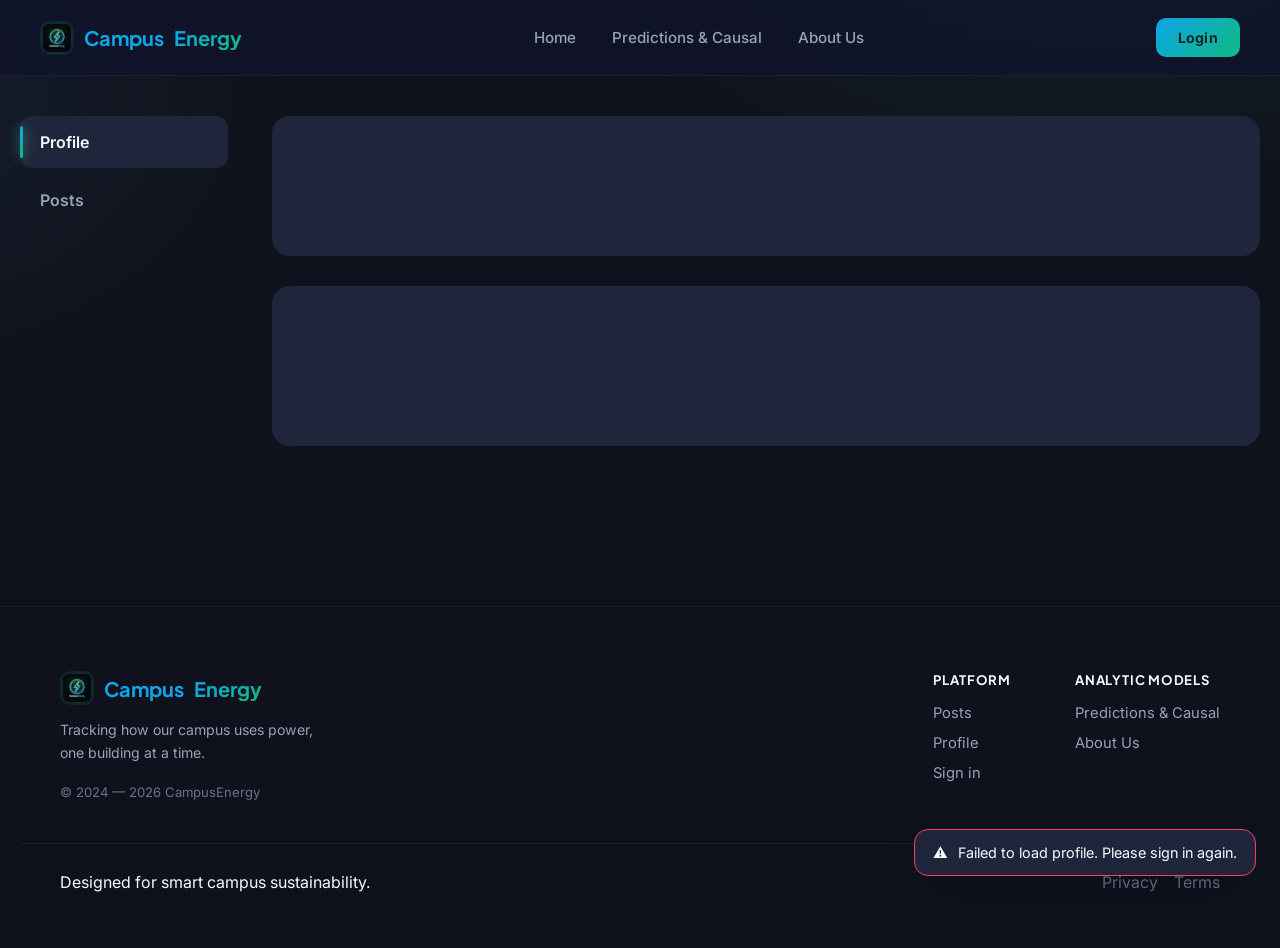
<file: src/profile.html>
<!DOCTYPE html>
<html lang="en">
<head>
<meta charset="UTF-8">
<meta name="viewport" content="width=device-width, initial-scale=1.0">
<title>My Profile — CampusEnergy</title>
<link rel="stylesheet" href="shared/styles.css">
<link rel="icon" type="image/png" href="shared/favicon.png">
<style>
  .app-grid{ display:grid; grid-template-columns: 220px 1fr; gap:32px; padding: 40px 0 80px; }
  .profile-head{ display:flex; gap:28px; align-items:flex-start; margin-bottom:30px; }
  .avatar-photo{ 
    width:140px; 
    height:140px; 
    border-radius:24px; 
    background: rgba(29, 34, 64, 0.45); 
    backdrop-filter: blur(20px);
    border: 1px solid rgba(255, 255, 255, 0.08);
    display:grid; 
    place-items:center; 
    color: var(--mint); 
    flex-shrink:0; 
    box-shadow: 0 8px 32px rgba(8, 10, 16, 0.5);
  }
  .avatar-photo svg{ width:64px; height:64px; }
  .profile-name{ font-size:1.9rem; color:var(--mint); margin-bottom:10px; }
  .meta-row{ font-size:0.98rem; margin-bottom:6px; color:var(--text); }
  .meta-row b{ color:var(--text-dim); font-weight:500; }
  .about-box{ padding:24px; min-height:140px; }
  .about-box h3{ font-size:1rem; margin-bottom:14px; }
  @media (max-width:880px){ .app-grid{ grid-template-columns:1fr; } .profile-head{ flex-direction:column; align-items:center; text-align:center; } }
</style>
</head>
<body>
<a href="#main" class="skip-link">Skip to content</a>
<div id="site-topbar"></div>

<main id="main" class="page-enter">
  <div class="shell app-grid">
    <aside class="sidebar reveal is-visible">
      <div class="side-link active" data-tab="profile">Profile</div>
      <a href="posts.html"><div class="side-link" data-tab="posts">Posts</div></a>
    </aside>

    <section id="profileContent">
      <div class="skel" style="height:140px; border-radius:18px; margin-bottom:30px;"></div>
      <div class="skel" style="height:160px; border-radius:18px;"></div>
    </section>
  </div>
</main>

<div id="site-footer"></div>

<script src="shared/api.js"></script>
<script src="shared/app.js"></script>
<script src="shared/profile.js"></script>
</body>
</html>
</file>
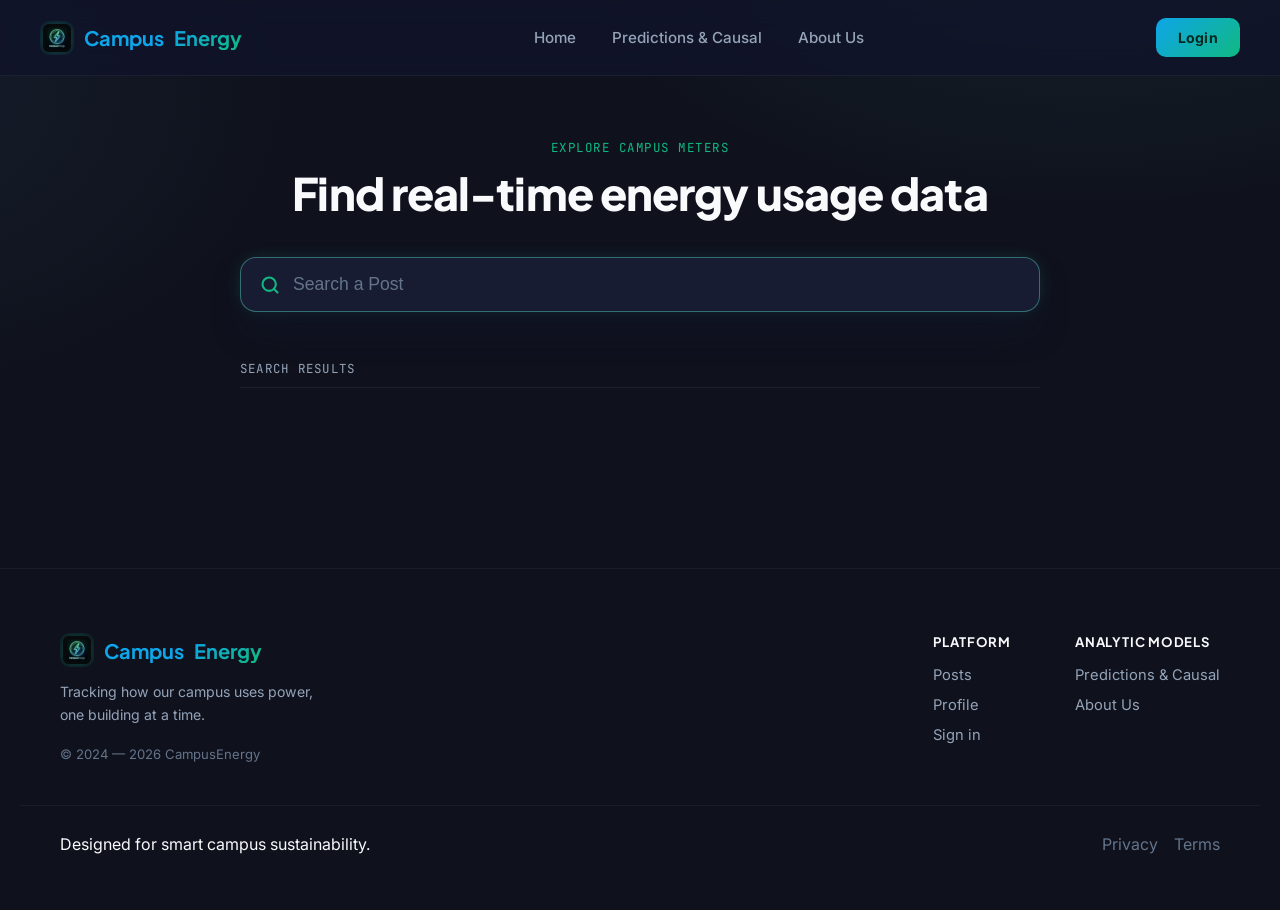
<file: src/search.html>
<!doctype html>
<html lang="en">
  <head>
    <meta charset="UTF-8" />
    <meta name="viewport" content="width=device-width, initial-scale=1.0" />
    <title>Search Campus Energy — CampusWatt</title>
    <link rel="stylesheet" href="shared/styles.css" />
    <link rel="icon" type="image/png" href="shared/favicon.png" />
    <style>
      .search-container {
        padding: 60px 0 80px;
        max-width: 800px;
        margin: 0 auto;
      }

      .search-header {
        text-align: center;
        margin-bottom: 40px;
      }
      .search-header h1 {
        font-size: clamp(2rem, 3.5vw, 2.8rem);
        line-height: 1.1;
        margin: 12px 0;
        letter-spacing: -0.02em;
        font-weight: 800;
      }

      /* Upgraded Search Box with Glassmorphism */
      .search-box-wrapper {
        position: relative;
        margin: 32px 0 48px; /* Adjusted bottom margin since suggestions are gone */
      }
      .search-box {
        width: 100%;
        padding: 16px 20px 16px 52px;
        font-size: 1.1rem;
        color: var(--text, #ffffff);
        background: rgba(29, 34, 64, 0.45);
        backdrop-filter: blur(20px) saturate(140%);
        border: 1px solid rgba(255, 255, 255, 0.08);
        border-radius: var(--radius-md, 12px);
        box-shadow:
          0 20px 40px -15px rgba(17, 20, 42, 0.7),
          inset 0 1px 0 0 rgba(255, 255, 255, 0.05);
        transition: all var(--t-med, 0.3s) var(--ease, ease);
        box-sizing: border-box;
      }
      .search-box:focus {
        outline: none;
        border-color: rgba(94, 234, 212, 0.4);
        background: rgba(29, 34, 64, 0.65);
        box-shadow:
          0 20px 40px -15px rgba(17, 20, 42, 0.9),
          0 0 20px -5px rgba(94, 234, 212, 0.2);
      }
      .search-box::placeholder {
        color: var(--text-faint, rgba(255, 255, 255, 0.4));
      }

      .search-icon-lens {
        position: absolute;
        left: 20px;
        top: 50%;
        transform: translateY(-50%);
        color: var(--text-dim, rgba(255, 255, 255, 0.6));
        pointer-events: none;
        transition: color var(--t-med, 0.3s) var(--ease, ease);
      }
      .search-box:focus + .search-icon-lens {
        color: var(--mint, #5eead4);
      }

      /* Container structure for results area */
      .results-heading {
        font-size: 0.78rem;
        color: var(--text-dim);
        font-family: var(--f-mono, monospace);
        text-transform: uppercase;
        letter-spacing: 0.1em;
        margin-bottom: 20px;
        border-bottom: 1px solid rgba(255, 255, 255, 0.06);
        padding-bottom: 10px;
      }
      .search-results {
        display: flex;
        flex-direction: column;
        gap: 16px;
      }

      @media (max-width: 600px) {
        .search-container {
          padding-top: 32px;
        }
      }
    </style>
  </head>
  <body>
    <a href="#main" class="skip-link">Skip to content</a>
    <div id="site-topbar"></div>

    <main id="main" class="page-enter">
      <div class="shell search-container">
        <div class="search-header">
          <span class="eyebrow">Explore Campus Meters</span>
          <h1>Find real-time energy usage data</h1>
        </div>

        <div class="search-box-wrapper">
          <input
            type="text"
            id="search-input"
            class="search-box"
            placeholder="Search a Post"
            autofocus
          />
          <svg
            class="search-icon-lens"
            width="20"
            height="20"
            viewBox="0 0 24 24"
            fill="none"
            stroke="currentColor"
            stroke-width="2.5"
            stroke-linecap="round"
            stroke-linejoin="round"
          >
            <circle cx="11" cy="11" r="8"></circle>
            <line x1="21" y1="21" x2="16.65" y2="16.65"></line>
          </svg>
        </div>

        <div class="results-section">
          <div class="results-heading">Search Results</div>

          <div id="search-results-target" class="search-results"></div>
        </div>
      </div>
    </main>

    <div id="site-footer"></div>

    <script src="shared/api.js"></script>
    <script src="shared/app.js"></script>
    <script>
      CE.initAll({ topbar: { active: "search" } });
    </script>
  </body>
</html>
</file>
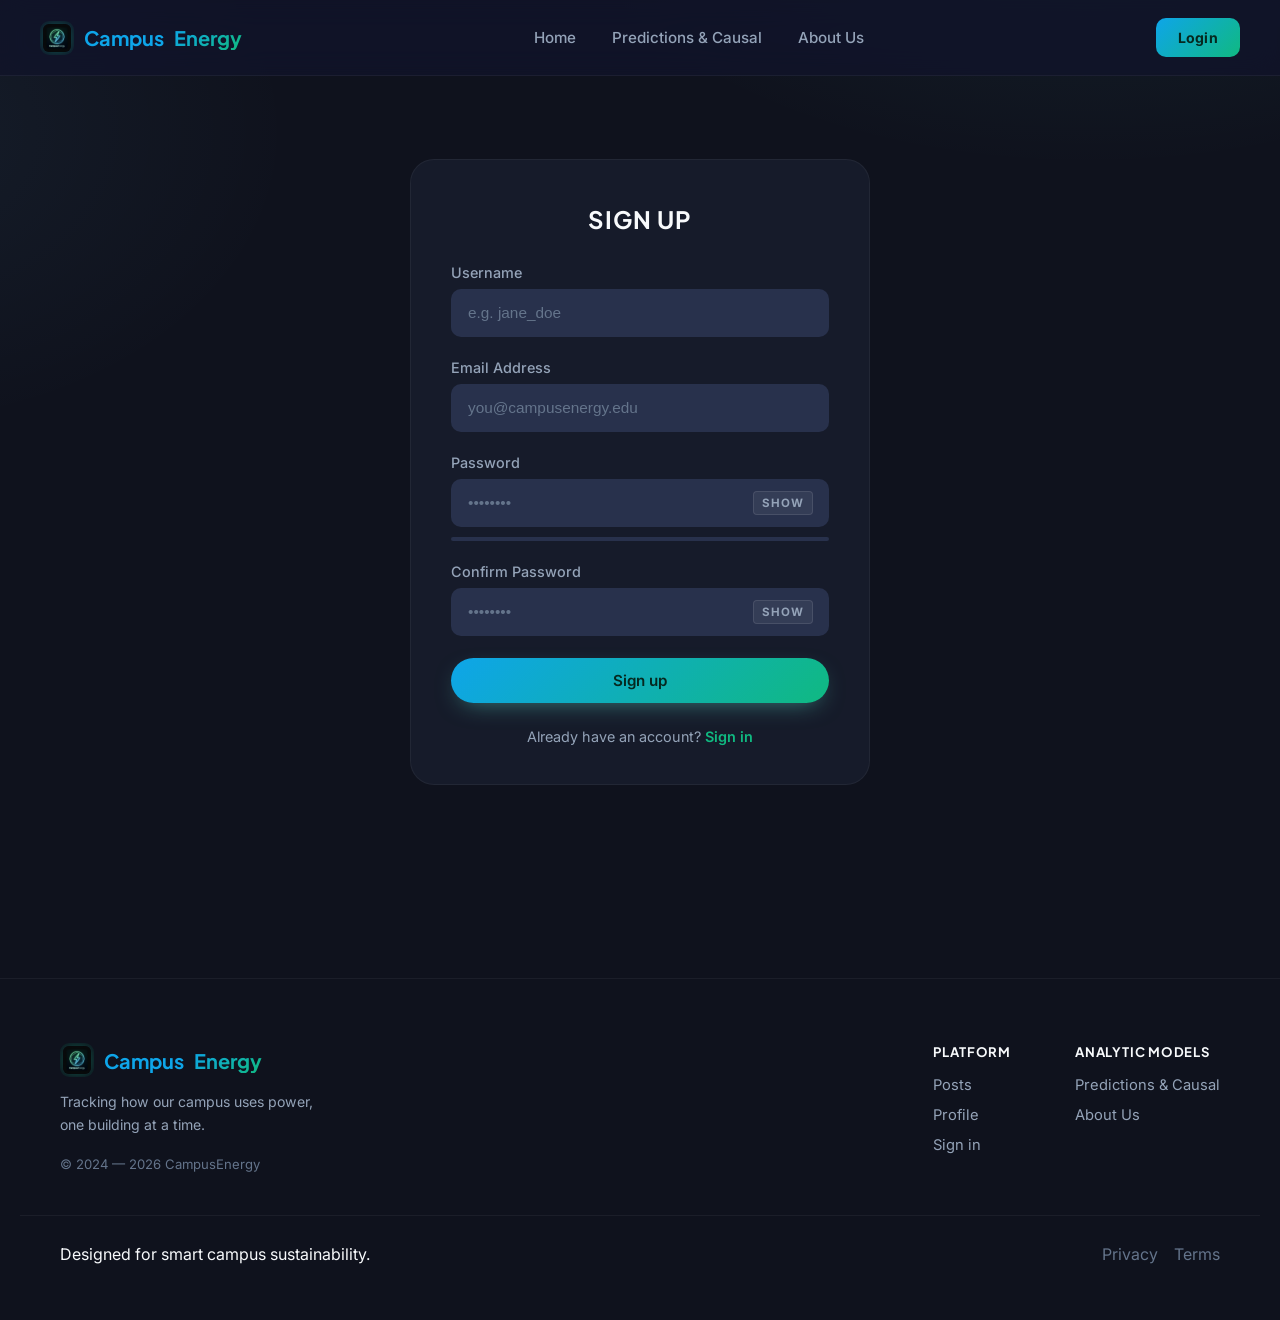
<file: src/signup.html>
<!DOCTYPE html>
<html lang="en">
<head>
<meta charset="UTF-8">
<meta name="viewport" content="width=device-width, initial-scale=1.0">
<title>Sign Up — CampusEnergy</title>
<link rel="stylesheet" href="shared/styles.css">
<link rel="icon" type="image/png" href="shared/favicon.png">
<style>
  .auth-wrap{ min-height: calc(100vh - 78px); display:grid; place-items:center; padding: 40px 20px 70px; }
  .auth-card{ width:100%; max-width:460px; padding: 44px 40px 36px; text-align:center; }
  .auth-card h1{ font-size:1.5rem; letter-spacing:.04em; margin-bottom:30px; }
  .auth-foot{ margin-top:22px; font-size:0.9rem; color:var(--text-dim); }
  .auth-foot a{ color:var(--mint); font-weight:600; }
  .auth-foot a:hover{ text-decoration:underline; }
  .strength{ height:4px; border-radius:4px; background:var(--bg-input); margin-top:10px; overflow:hidden; }
  .strength-bar{ height:100%; width:0%; border-radius:4px; transition: width var(--t-med) var(--ease), background var(--t-med) var(--ease); }
</style>
</head>
<body>
<a href="#main" class="skip-link">Skip to content</a>
<div id="site-topbar"></div>

<main id="main" class="page-enter">
  <div class="auth-wrap">
    <form class="panel auth-card reveal is-visible" id="signupForm" novalidate>
      <h1>SIGN UP</h1>

      <div class="field" id="usernameField">
        <label for="username">Username</label>
        <div class="field-wrap"><input id="username" name="username" placeholder="e.g. jane_doe" autocomplete="username" required></div>
        <p class="field-error">Pick a username (3+ characters).</p>
      </div>

      <div class="field" id="emailField">
        <label for="email">Email Address</label>
        <div class="field-wrap"><input type="email" id="email" name="email" placeholder="you@campusenergy.edu" autocomplete="email" required></div>
        <p class="field-error">Enter a valid email address.</p>
      </div>

      <div class="field" id="passwordField">
        <label for="password">Password</label>
        <div class="field-wrap">
          <input type="password" id="password" name="password" placeholder="••••••••" autocomplete="new-password" required>
          <button type="button" class="password-toggle" aria-label="Show password">Show</button>
        </div>
        <div class="strength"><div class="strength-bar" id="strengthBar"></div></div>
        <p class="field-error">Use at least 8 characters.</p>
      </div>

      <div class="field" id="confirmField">
        <label for="confirm">Confirm Password</label>
        <div class="field-wrap">
          <input type="password" id="confirm" name="confirm" placeholder="••••••••" autocomplete="new-password" required>
          <button type="button" class="password-toggle" aria-label="Show password">Show</button>
        </div>
        <p class="field-error">Passwords do not match.</p>
      </div>

      <button type="submit" class="btn btn-primary btn-block" id="submitBtn">
        <span class="btn-label">Sign up</span>
        <span class="spinner" aria-hidden="true"></span>
      </button>

      <p class="auth-foot">Already have an account? <a href="login.html">Sign in</a></p>
    </form>
  </div>
</main>

<div id="site-footer"></div>

<script src="shared/api.js"></script>
<script src="shared/app.js"></script>
<script src="shared/signup.js"></script>
</body>
</html>
</file>
<file: src/shared/styles.css>
@import url('https://fonts.googleapis.com/css2?family=Plus+Jakarta+Sans:wght@400;500;600;700;800&family=Inter:wght@400;500;600;700&family=JetBrains+Mono:wght@400;500;600&display=swap');

:root{
  /* Color - Professional Slate-Zinc tech theme */
  --bg-deep:      #080a10;
  --bg-base:      #0f121d;
  --bg-panel:     #161b2a;
  --bg-panel-2:   #1f263b;
  --bg-input:     #28314c;
  --line:         rgba(255,255,255,0.05);
  --line-strong:  rgba(255,255,255,0.1);

  --mint:         #10b981; /* Emerald/Mint */
  --mint-strong:  #059669;
  --mint-soft:    rgba(16,185,129,0.12);
  --blue:         #0ea5e9; /* Sky Blue */
  --amber:        #f59e0b;
  --danger:       #f43f5e;

  --text:         #f8fafc; /* Slate 50 */
  --text-dim:     #94a3b8; /* Slate 400 */
  --text-faint:   #64748b; /* Slate 500 */

  --grad-brand: linear-gradient(135deg, var(--blue), var(--mint));

  /* Type */
  --f-display: 'Plus Jakarta Sans', system-ui, sans-serif;
  --f-body: 'Inter', system-ui, sans-serif;
  --f-mono: 'JetBrains Mono', ui-monospace, monospace;

  /* Layout */
  --radius-sm: 10px;
  --radius-md: 16px;
  --radius-lg: 24px;
  --shell: 1240px;

  /* Motion */
  --ease: cubic-bezier(.16,.8,.3,1);
  --ease-spring: cubic-bezier(.34,1.56,.64,1);
  --t-fast: 160ms;
  --t-med: 360ms;
  --t-slow: 640ms;
}

@media (prefers-reduced-motion: reduce){
  *, *::before, *::after{
    animation-duration: 0.001ms !important;
    animation-iteration-count: 1 !important;
    transition-duration: 0.001ms !important;
    scroll-behavior: auto !important;
  }
}

*{ box-sizing: border-box; }
html{ scroll-behavior: smooth; }
body{
  margin:0;
  background:
    radial-gradient(900px 500px at 85% -10%, rgba(94,234,212,0.08), transparent 60%),
    radial-gradient(700px 500px at -10% 10%, rgba(125,211,252,0.06), transparent 60%),
    var(--bg-base);
  color: var(--text);
  font-family: var(--f-body);
  -webkit-font-smoothing: antialiased;
  min-height: 100vh;
}
h1,h2,h3,h4{ font-family: var(--f-display); margin:0; letter-spacing:-0.01em; }
p{ margin:0; color: var(--text-dim); line-height:1.6; }
a{ color: inherit; text-decoration:none; }
button{ font-family: inherit; }
::selection{ background: var(--mint-soft); color: var(--text); }

::-webkit-scrollbar{ width:10px; height:10px; }
::-webkit-scrollbar-track{ background: var(--bg-base); }
::-webkit-scrollbar-thumb{ background: var(--bg-panel-2); border-radius:10px; border:2px solid var(--bg-base); }
::-webkit-scrollbar-thumb:hover{ background: var(--text-faint); }

.skip-link{
  position:absolute; left:-999px; top:0; background:var(--mint); color:#06281f;
  padding:10px 16px; border-radius:8px; z-index:999; font-weight:600;
}
.skip-link:focus{ left:16px; top:16px; }

:focus-visible{
  outline: 2px solid var(--mint);
  outline-offset: 3px;
  border-radius: 6px;
}

/* ---------- Page entrance ---------- */
.page-enter{ animation: pageIn var(--t-slow) var(--ease) both; }
@keyframes pageIn{
  from{ opacity:0; transform: translateY(14px); }
  to{ opacity:1; transform:none; }
}

/* ---------- Reveal-on-scroll ---------- */
.reveal{ opacity:0; transform: translateY(18px); transition: opacity var(--t-med) var(--ease), transform var(--t-med) var(--ease); }
.reveal.is-visible{ opacity:1; transform:none; }
.reveal-stagger > * { transition-delay: calc(var(--i,0) * 70ms); }

/* ---------- Topbar / Nav ---------- */
.topbar{
  position: sticky; top:0; z-index:50;
  display:flex; align-items:center; justify-content:space-between;
  gap:24px; padding: 18px 40px;
  background: rgba(17,20,42,0.78);
  backdrop-filter: blur(14px) saturate(140%);
  border-bottom: 1px solid var(--line);
}
.brand{ display:flex; align-items:center; gap:10px; font-family: var(--f-display); font-size:1.25rem; font-weight:700; }
.brand .bolt{
  width:34px; height:34px; display:grid; place-items:center;
  border:1.5px solid var(--mint); border-radius:9px; color: var(--mint);
  position:relative; overflow:hidden;
}
.brand .bolt svg{ width:18px; height:18px; filter: drop-shadow(0 0 6px rgba(94,234,212,.6)); animation: boltPulse 2.6s ease-in-out infinite; }
@keyframes boltPulse{ 0%,100%{ opacity:1; transform:scale(1);} 50%{ opacity:.65; transform:scale(.9);} }
.brand .c1{ color: var(--blue); }
.brand .c2{ color: var(--mint); background: var(--grad-brand); -webkit-background-clip:text; background-clip:text; -webkit-text-fill-color: transparent; }
@supports not ((-webkit-background-clip: text) or (background-clip: text)){
  .brand .c2{ -webkit-text-fill-color: initial; color: var(--mint); }
}

.nav-links{ display:flex; gap:36px; align-items:center; }
.nav-links a{
  position:relative; color: var(--text-dim); font-weight:500; font-size:0.95rem;
  padding: 6px 0; transition: color var(--t-fast) var(--ease);
}
.nav-links a::after{
  content:''; position:absolute; left:0; right:100%; bottom:-2px; height:2px;
  background: var(--grad-brand); transition: right var(--t-med) var(--ease); border-radius:2px;
}
.nav-links a:hover{ color: var(--text); }
.nav-links a:hover::after, .nav-links a.active::after{ right:0; }
.nav-links a.active{ color: var(--text); }

.nav-right{ display:flex; align-items:center; gap:16px; }
.welcome-text{ color: var(--text-dim); font-size:0.92rem; }
.welcome-text strong{ color: var(--text); }

.avatar-btn{
  width:38px; height:38px; border-radius:50%; background:#fff; color:#161a30;
  border:none; cursor:pointer; display:grid; place-items:center; overflow:hidden;
  transition: transform var(--t-fast) var(--ease-spring), box-shadow var(--t-fast) var(--ease);
}
.avatar-btn:hover{ transform: scale(1.07); box-shadow: 0 0 0 4px var(--mint-soft); }
.avatar-btn svg{ width:22px; height:22px; }

/* ---------- Buttons ---------- */
.btn{
  --bx:0px; --by:0px;
  position:relative; display:inline-flex; align-items:center; justify-content:center; gap:8px;
  border:none; border-radius: 999px; cursor:pointer;
  font-family: var(--f-body); font-weight:600; font-size:0.95rem;
  padding: 13px 26px;
  transition: transform var(--t-fast) var(--ease-spring), box-shadow var(--t-med) var(--ease), background var(--t-fast) var(--ease);
  transform: translate(var(--bx), var(--by));
  isolation:isolate; overflow:hidden;
}
.btn-primary{
  color:#06281f; background: var(--grad-brand);
  box-shadow: 0 8px 24px -10px rgba(94,234,212,0.55);
}
.btn-primary:hover{ box-shadow: 0 12px 30px -8px rgba(94,234,212,0.75); }
.btn-primary:active{ transform: translate(var(--bx), var(--by)) scale(.97); }
.btn-ghost{
  color: var(--text); background: var(--bg-panel-2); border:1px solid var(--line-strong);
}
.btn-ghost:hover{ background: var(--bg-input); border-color: var(--mint); }
.btn-block{ width:100%; }
.btn .ripple{
  position:absolute; border-radius:50%; transform:scale(0); pointer-events:none;
  background: rgba(255,255,255,0.45); animation: rippleAnim 650ms var(--ease) forwards;
}
@keyframes rippleAnim{ to{ transform:scale(2.6); opacity:0; } }

.btn-login-pill{
  background: var(--grad-brand); color:#06281f; font-weight:700; letter-spacing:.02em;
  padding: 11px 22px; border-radius:10px; font-size:.88rem;
}

/* ---------- Cards / Panels ---------- */
.panel{
  background: var(--bg-panel); border:1px solid var(--line); border-radius: var(--radius-lg);
}
.card-hover{ transition: transform var(--t-med) var(--ease), border-color var(--t-med) var(--ease), box-shadow var(--t-med) var(--ease); }
.card-hover:hover{ transform: translateY(-4px); border-color: var(--mint); box-shadow: 0 18px 40px -22px rgba(94,234,212,.4); }

/* ---------- Forms ---------- */
.field{ margin-bottom: 22px; text-align:left; }
.field label{ display:block; margin-bottom:8px; font-size:0.9rem; color: var(--text-dim); font-weight:500; }
.field-wrap{ position:relative; }
.field input, .field textarea{
  width:100%; padding: 14px 16px; border-radius: var(--radius-sm);
  background: var(--bg-input); border: 1.5px solid transparent; color: var(--text);
  font-size:0.96rem; transition: border-color var(--t-fast) var(--ease), box-shadow var(--t-fast) var(--ease), background var(--t-fast) var(--ease);
}
.field input::placeholder, .field textarea::placeholder{ color: var(--text-faint); }
.field input:hover, .field textarea:hover{ background: #2e3560; }
.field input:focus, .field textarea:focus{
  outline:none; border-color: var(--mint); background: #2e3560;
  box-shadow: 0 0 0 4px var(--mint-soft);
}
.field-hint{ font-size:0.78rem; color: var(--text-faint); margin-top:6px; }
.field-error{ font-size:0.78rem; color: var(--danger); margin-top:6px; display:none; }
.field.invalid input{ border-color: var(--danger); box-shadow: 0 0 0 4px rgba(251,113,133,0.14); }
.field.invalid .field-error{ display:block; }
.field.valid .field-wrap::after{
  content:'✓'; position:absolute; right:14px; top:50%; transform: translateY(-50%);
  color: var(--mint-strong); font-weight:700; animation: popIn 240ms var(--ease-spring);
}
@keyframes popIn{ from{ transform: translateY(-50%) scale(.4); opacity:0;} to{ transform: translateY(-50%) scale(1); opacity:1;} }

/* ---------- Toast ---------- */
.toast-stack{ position: fixed; right:24px; bottom:24px; display:flex; flex-direction:column; gap:10px; z-index:200; }
.toast{
  display:flex; align-items:center; gap:10px; padding: 14px 18px; border-radius: 14px;
  background: var(--bg-panel-2); border:1px solid var(--line-strong); box-shadow: 0 20px 40px -16px rgba(0,0,0,.5);
  font-size:0.9rem; animation: toastIn 360ms var(--ease-spring) both;
  min-width: 240px;
}
.toast.success{ border-color: var(--mint-strong); }
.toast.error{ border-color: var(--danger); }
.toast.leaving{ animation: toastOut 260ms var(--ease) forwards; }
@keyframes toastIn{ from{ opacity:0; transform: translateX(30px) scale(.95);} to{ opacity:1; transform:none;} }
@keyframes toastOut{ to{ opacity:0; transform: translateX(30px) scale(.95);} }

/* ---------- Loading / Spinner ---------- */
.spinner{
  width:18px; height:18px; border-radius:50%;
  border: 2.5px solid rgba(6,40,31,0.35); border-top-color:#06281f;
  animation: spin 700ms linear infinite; display:none;
}
@keyframes spin{ to{ transform: rotate(360deg); } }
.is-loading .spinner{ display:inline-block; }
.is-loading .btn-label{ opacity:.001; width:0; overflow:hidden; }

/* ---------- Skeleton ---------- */
.skel{ position:relative; overflow:hidden; background: var(--bg-panel-2); border-radius:8px; }
.skel::after{
  content:''; position:absolute; inset:0;
  background: linear-gradient(90deg, transparent, rgba(255,255,255,0.06), transparent);
  transform: translateX(-100%); animation: shimmer 1.4s infinite;
}
@keyframes shimmer{ to{ transform: translateX(100%); } }

/* ---------- Sidebar ---------- */
.sidebar{ display:flex; flex-direction:column; gap:6px; padding-right:12px; }
.side-link{
  position:relative; padding: 16px 20px; border-radius: 12px; color: var(--text-dim);
  font-weight:600; cursor:pointer; transition: background var(--t-fast) var(--ease), color var(--t-fast) var(--ease), transform var(--t-fast) var(--ease);
}
.side-link:hover{ background: var(--bg-panel-2); color: var(--text); transform: translateX(3px); }
.side-link.active{ background: var(--bg-panel-2); color: var(--text); }
.side-link.active::before{
  content:''; position:absolute; left:0; top:10px; bottom:10px; width:3px; border-radius:3px;
  background: var(--grad-brand); box-shadow: 0 0 12px rgba(94,234,212,.7);
}

/* ---------- Footer ---------- */
.site-footer{ border-top:1px solid var(--line); margin-top:80px; }
.footer-top{ max-width: var(--shell); margin:0 auto; padding: 64px 40px 40px; display:flex; justify-content:space-between; gap:40px; flex-wrap:wrap; }
.footer-cols{ display:flex; gap:64px; flex-wrap:wrap; }
.footer-col h4{ font-size:0.82rem; letter-spacing:.06em; text-transform:uppercase; color: var(--text); margin-bottom:16px; }
.footer-col a{ display:block; color: var(--text-dim); font-size:0.92rem; margin-bottom:12px; transition: color var(--t-fast) var(--ease), transform var(--t-fast) var(--ease); }
.footer-col a:hover{ color: var(--mint); transform: translateX(3px); }
.footer-bottom{
  max-width: var(--shell); margin:0 auto; padding: 28px 40px 56px; display:flex; align-items:center; justify-content:space-between; flex-wrap:wrap; gap:24px;
  border-top:1px solid var(--line);
}
.footer-nav{ display:flex; gap:32px; flex-wrap:wrap; }
.footer-socials{ display:flex; gap:12px; }
.social-dot{
  width:40px; height:40px; border-radius:50%; border:1px solid var(--line-strong);
  display:grid; place-items:center; color: var(--text-dim); transition: all var(--t-fast) var(--ease-spring);
}
.social-dot:hover{ border-color: var(--mint); color: var(--mint); transform: translateY(-3px) rotate(-6deg); }

/* ---------- Utility ---------- */
.shell{ max-width: var(--shell); margin:0 auto; padding: 0 40px; }
.eyebrow{ font-family: var(--f-mono); font-size:0.78rem; letter-spacing:.12em; text-transform:uppercase; color: var(--mint); }
.center{ display:flex; align-items:center; justify-content:center; }

@media (max-width: 880px){
  .topbar{ padding: 14px 20px; flex-wrap:wrap; gap:12px; }
  .nav-links{ order:3; width:100%; justify-content:center; gap:24px; }
  .shell{ padding: 0 20px; }
  .footer-top, .footer-bottom{ padding-left:20px; padding-right:20px; }
}

.composer{
    padding:24px;
    margin-bottom:24px;
}

.composer h2{
    margin-bottom:18px;
}

.composer input,
.composer textarea,
.composer select{

    width:100%;
    margin-bottom:16px;

}

.search-panel{

    padding:18px;
    margin-bottom:24px;

}

/* ---------- Password Toggle Button ---------- */
.password-toggle {
  position: absolute;
  right: 16px;
  top: 50%;
  transform: translateY(-50%);
  background: rgba(255,255,255,0.06);
  border: 1px solid var(--line-strong);
  color: var(--text-dim);
  cursor: pointer;
  font-size: 0.72rem;
  font-weight: 700;
  text-transform: uppercase;
  letter-spacing: 0.08em;
  padding: 4px 8px;
  border-radius: 4px;
  display: flex;
  align-items: center;
  justify-content: center;
  z-index: 10;
  transition: all var(--t-fast) var(--ease);
}
.password-toggle:hover {
  color: var(--text);
  background: rgba(255,255,255,0.12);
  border-color: var(--text-faint);
}
.password-toggle:focus-visible {
  outline: 2px solid var(--mint);
  border-radius: 4px;
}
.field-wrap input[type="password"],
.field-wrap input[type="text"].has-toggle {
  padding-right: 68px;
}
.field.valid .field-wrap:has(.password-toggle)::after {
  right: 60px;
}

/* -------SMOOTH BUTTON & INTERACTION ADDITIONS---------- */

/* Universal smooth transitions for all buttons and interactive elements */
.btn, 
.hero-actions a,
.cta-band a,
button {
  transition: transform 0.4s cubic-bezier(0.16, 1, 0.3, 1),
              background-color 0.4s cubic-bezier(0.16, 1, 0.3, 1),
              border-color 0.4s cubic-bezier(0.16, 1, 0.3, 1),
              box-shadow 0.4s cubic-bezier(0.16, 1, 0.3, 1),
              opacity 0.4s cubic-bezier(0.16, 1, 0.3, 1) !important;
  will-change: transform, box-shadow;
  transform: translateZ(0); /* Forces GPU acceleration to prevent jitter */
}

/* Light lift effect on hover */
.btn:hover, 
.hero-actions a:hover,
.cta-band a:hover {
  transform: translateY(-3px) translateZ(0);
}

/* Highly responsive, clean "press" feedback when clicked */
.btn:active, 
.hero-actions a:active,
.cta-band a:active {
  transform: translateY(-1px) scale(0.96) translateZ(0) !important;
  transition: transform 0.08s cubic-bezier(0.16, 1, 0.3, 1) !important;
}

/* Clean lighting overlay*/
.btn-primary {
  position: relative;
  overflow: hidden;
}

.btn-primary::after {
  content: '';
  position: absolute;
  inset: 0;
  background: #ffffff;
  opacity: 0;
  pointer-events: none;
  transition: opacity 0.3s ease;
}

.btn-primary:hover::after {
  opacity: 0.12; /*clean glow on top */
}

/* Ultra-clean focus ring that won't distort layout shapes */
.btn:focus-visible, 
button:focus-visible,
a:focus-visible {
  outline: none !important;
  box-shadow: 0 0 0 3px rgba(94, 234, 212, 0.4) !important;
}
</file>
